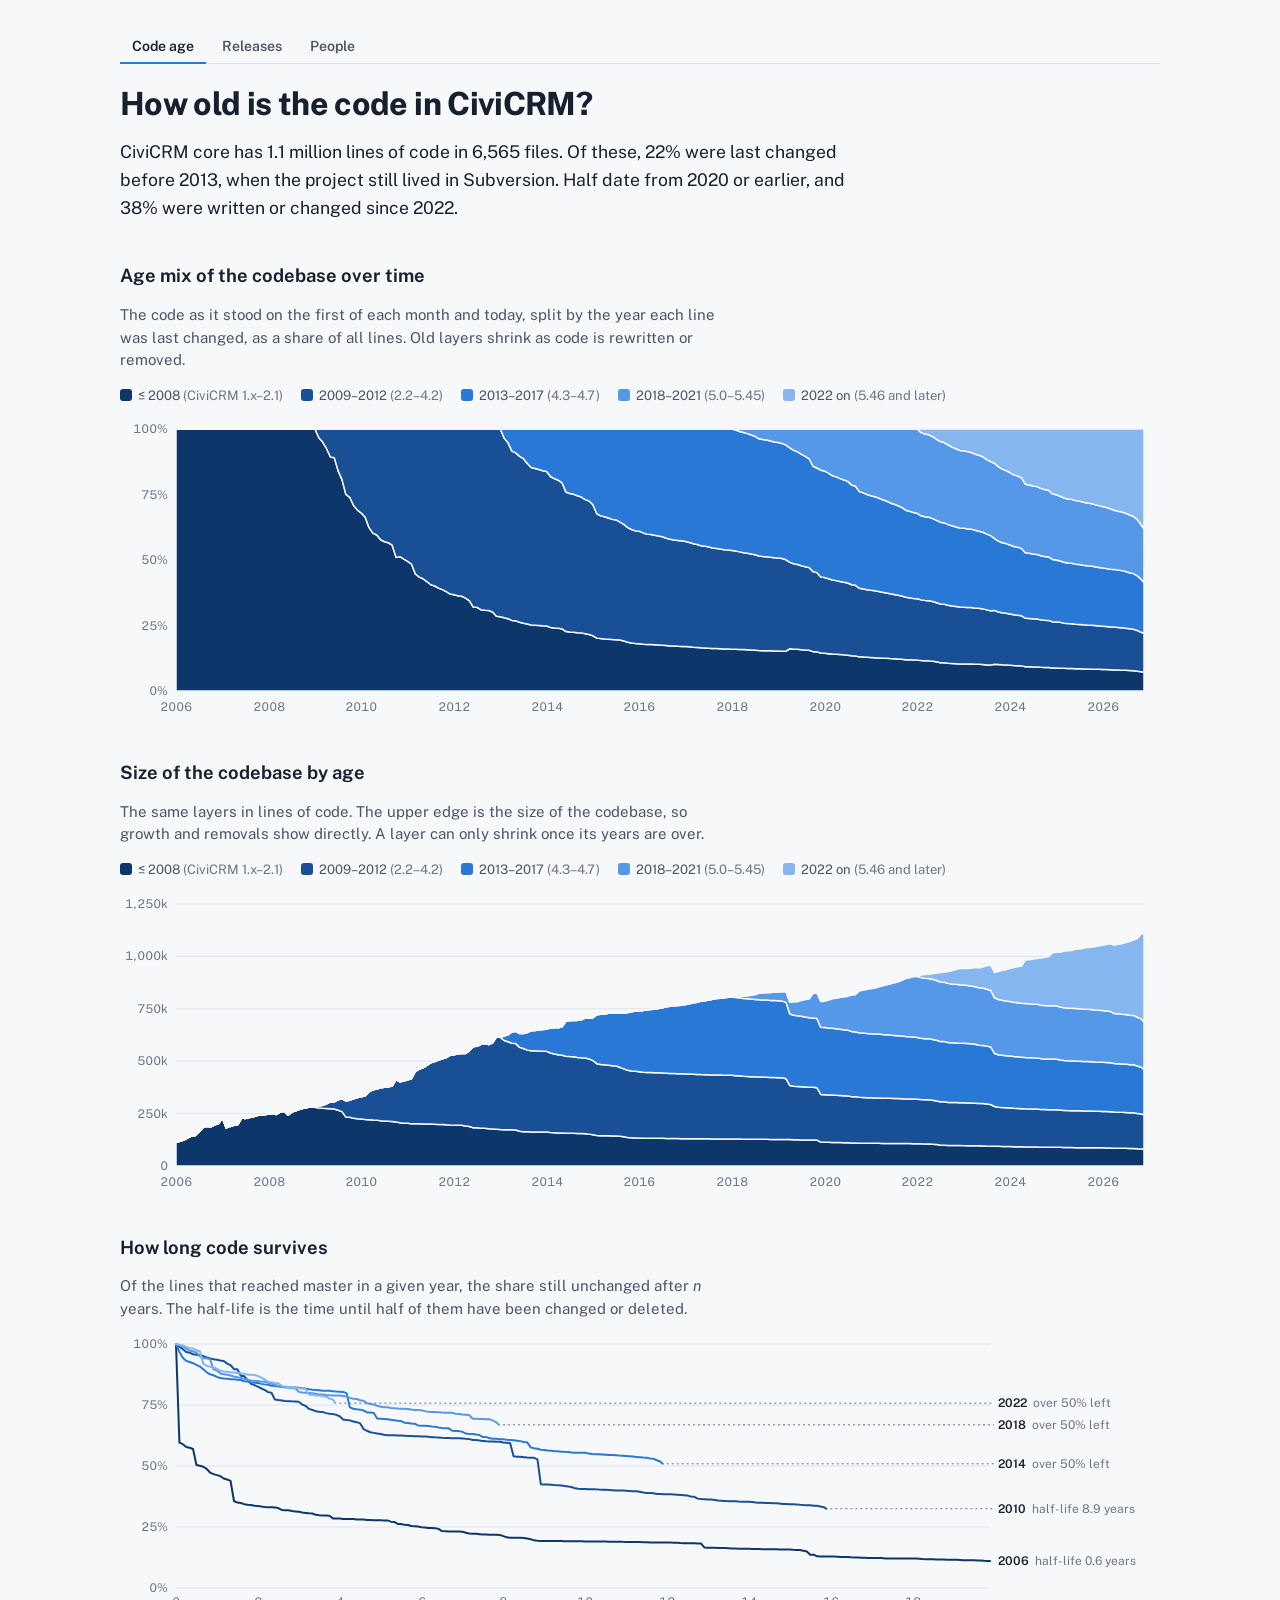
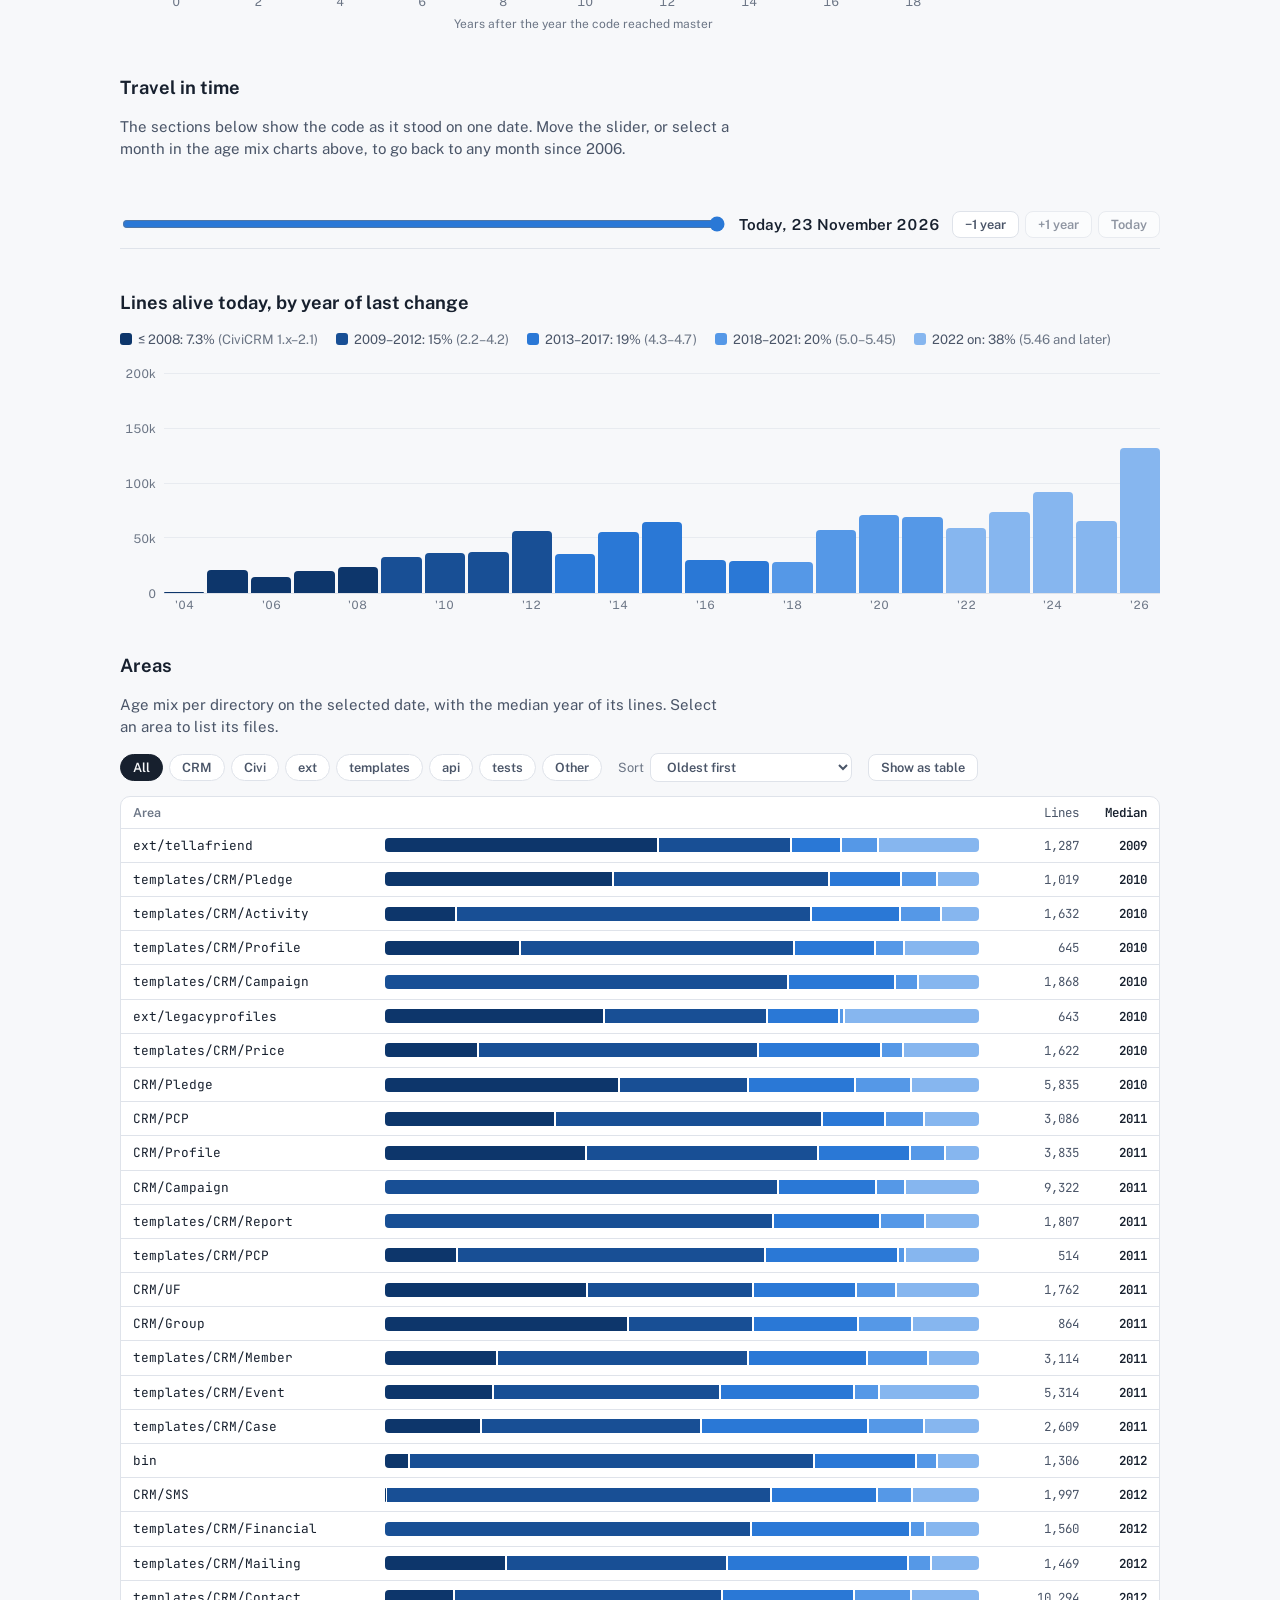
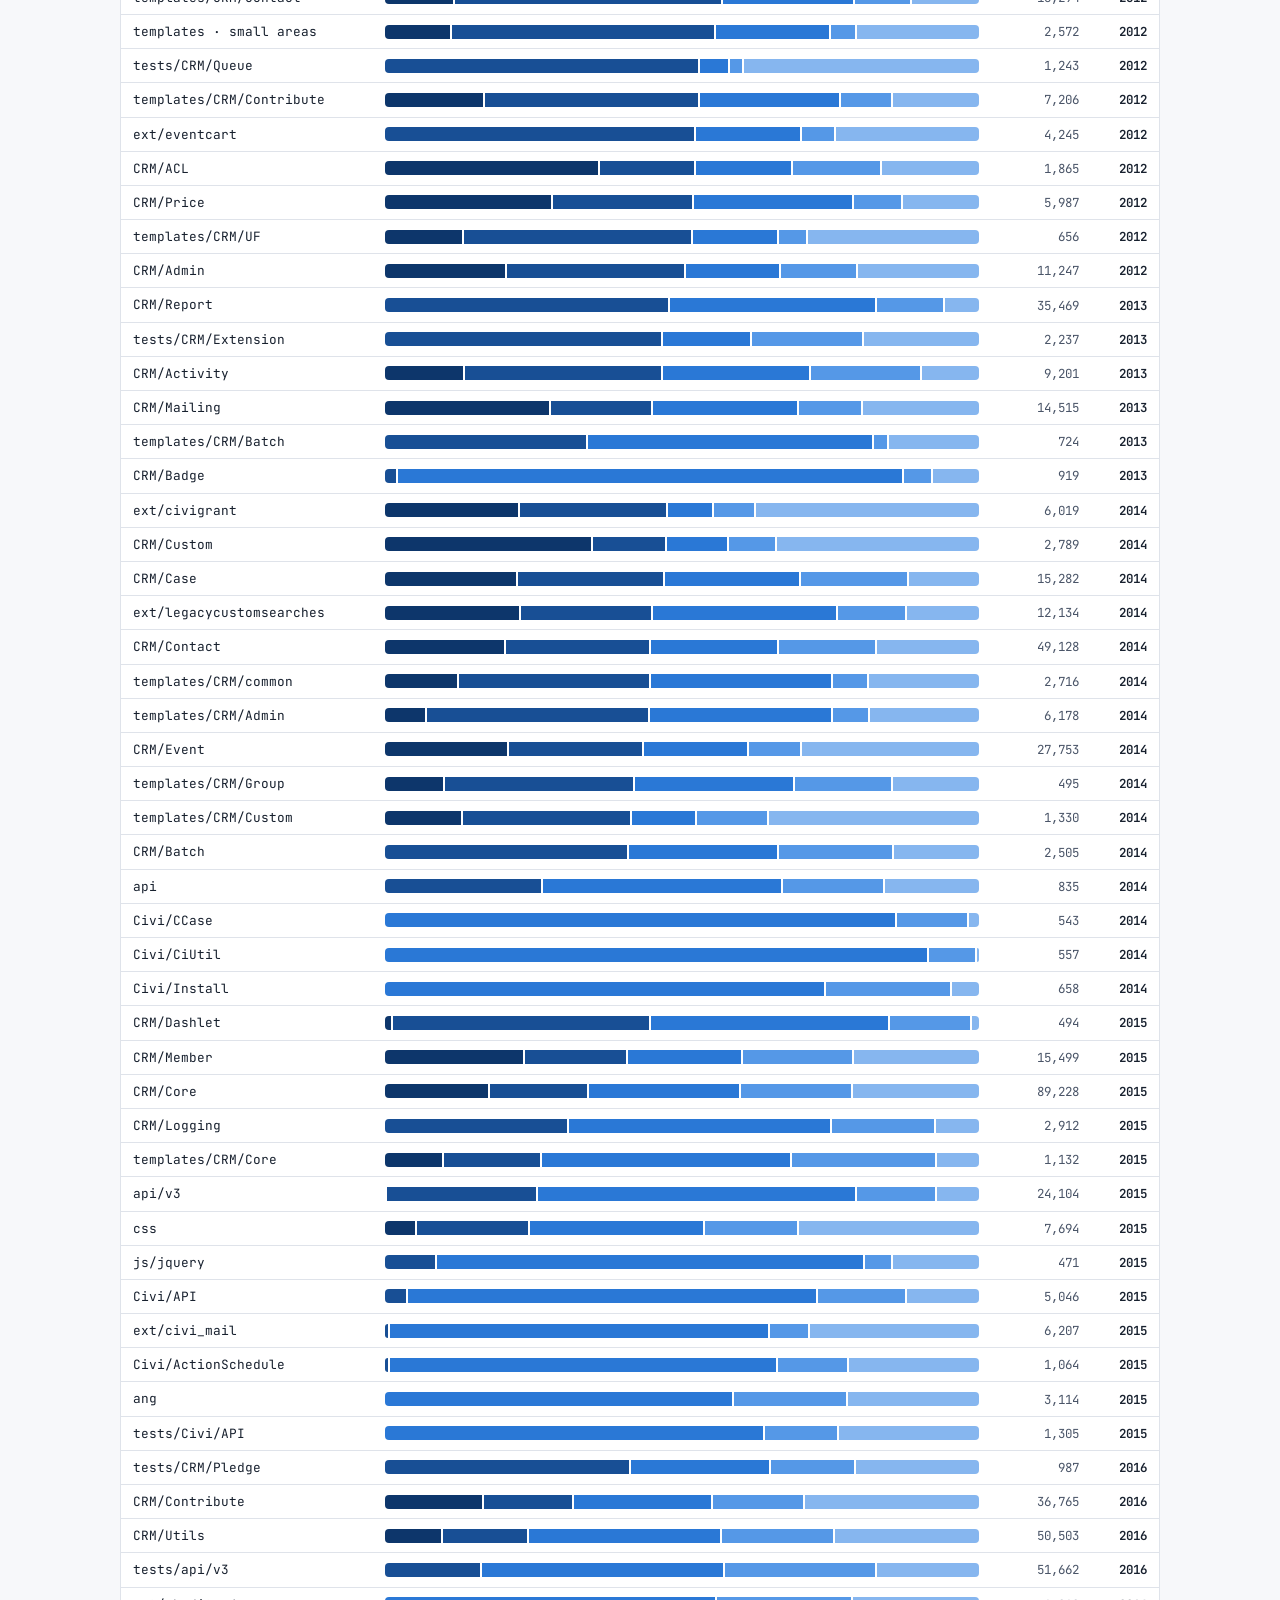
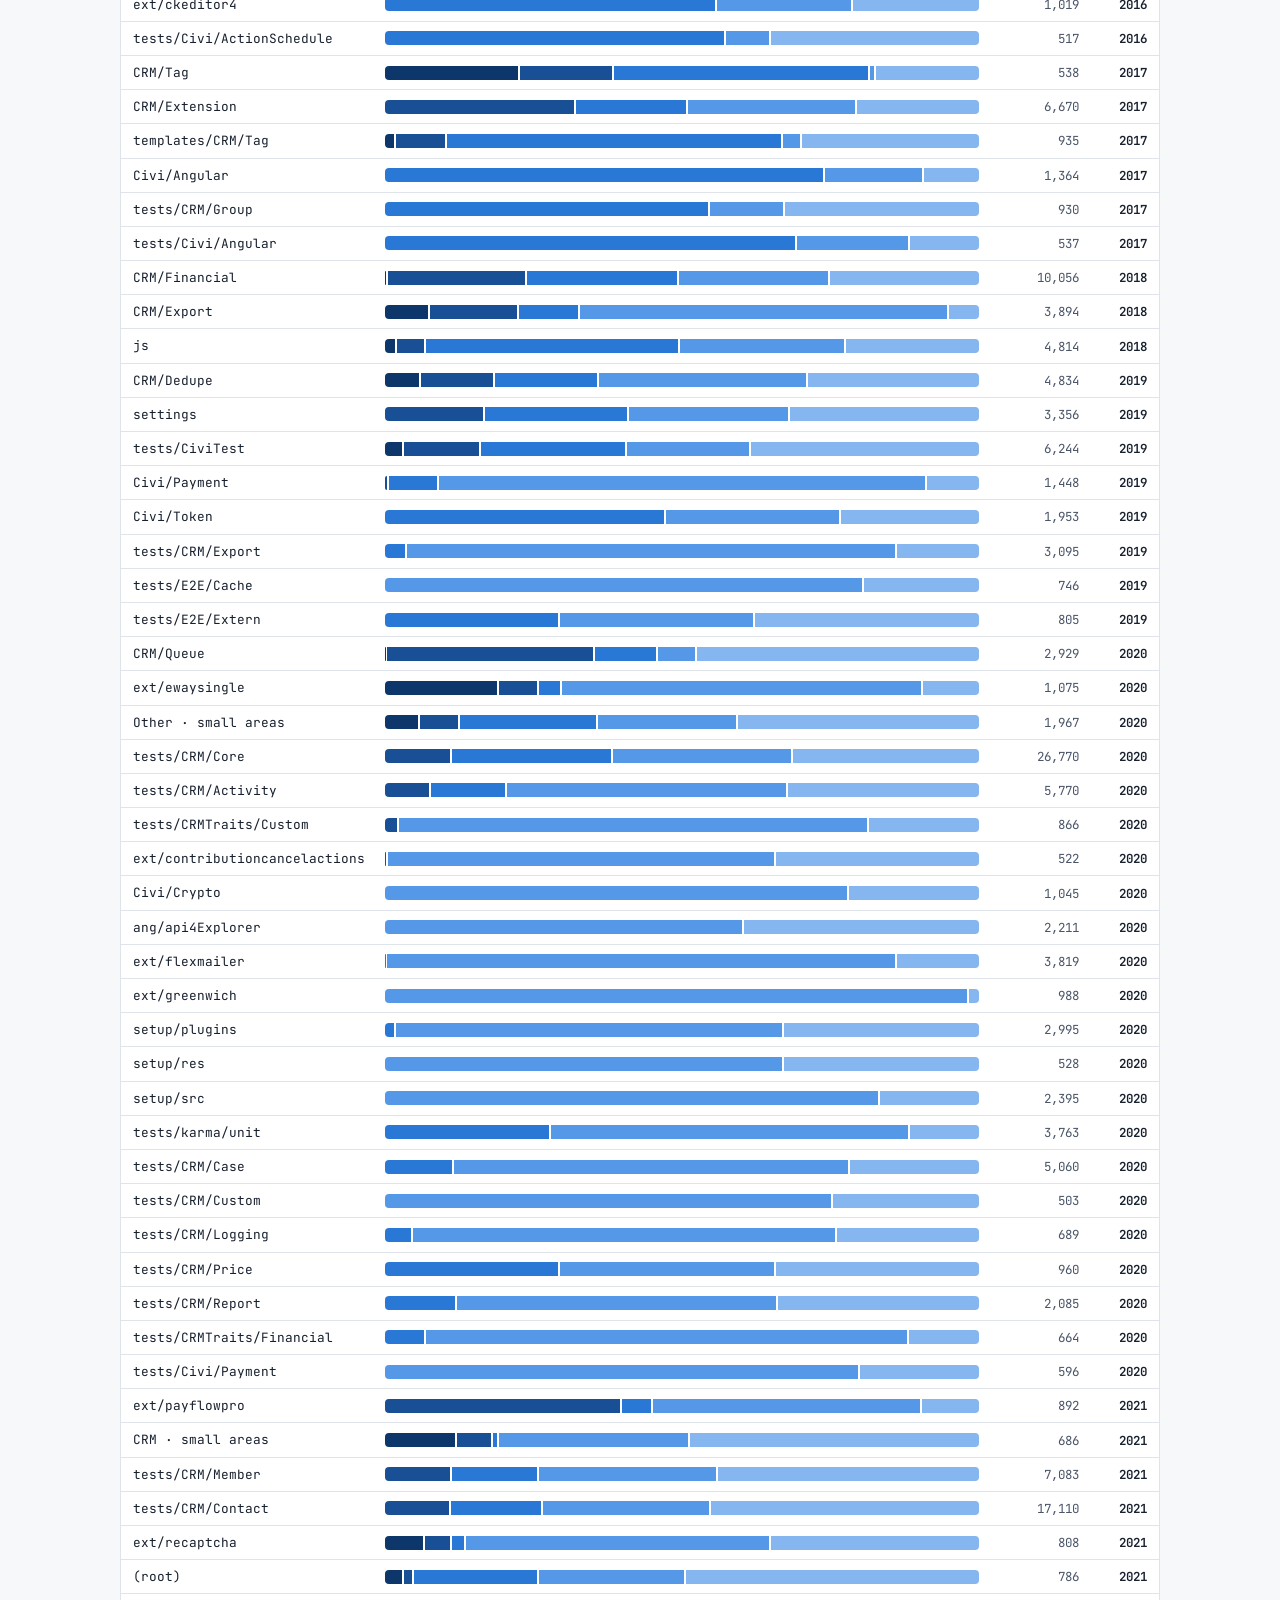
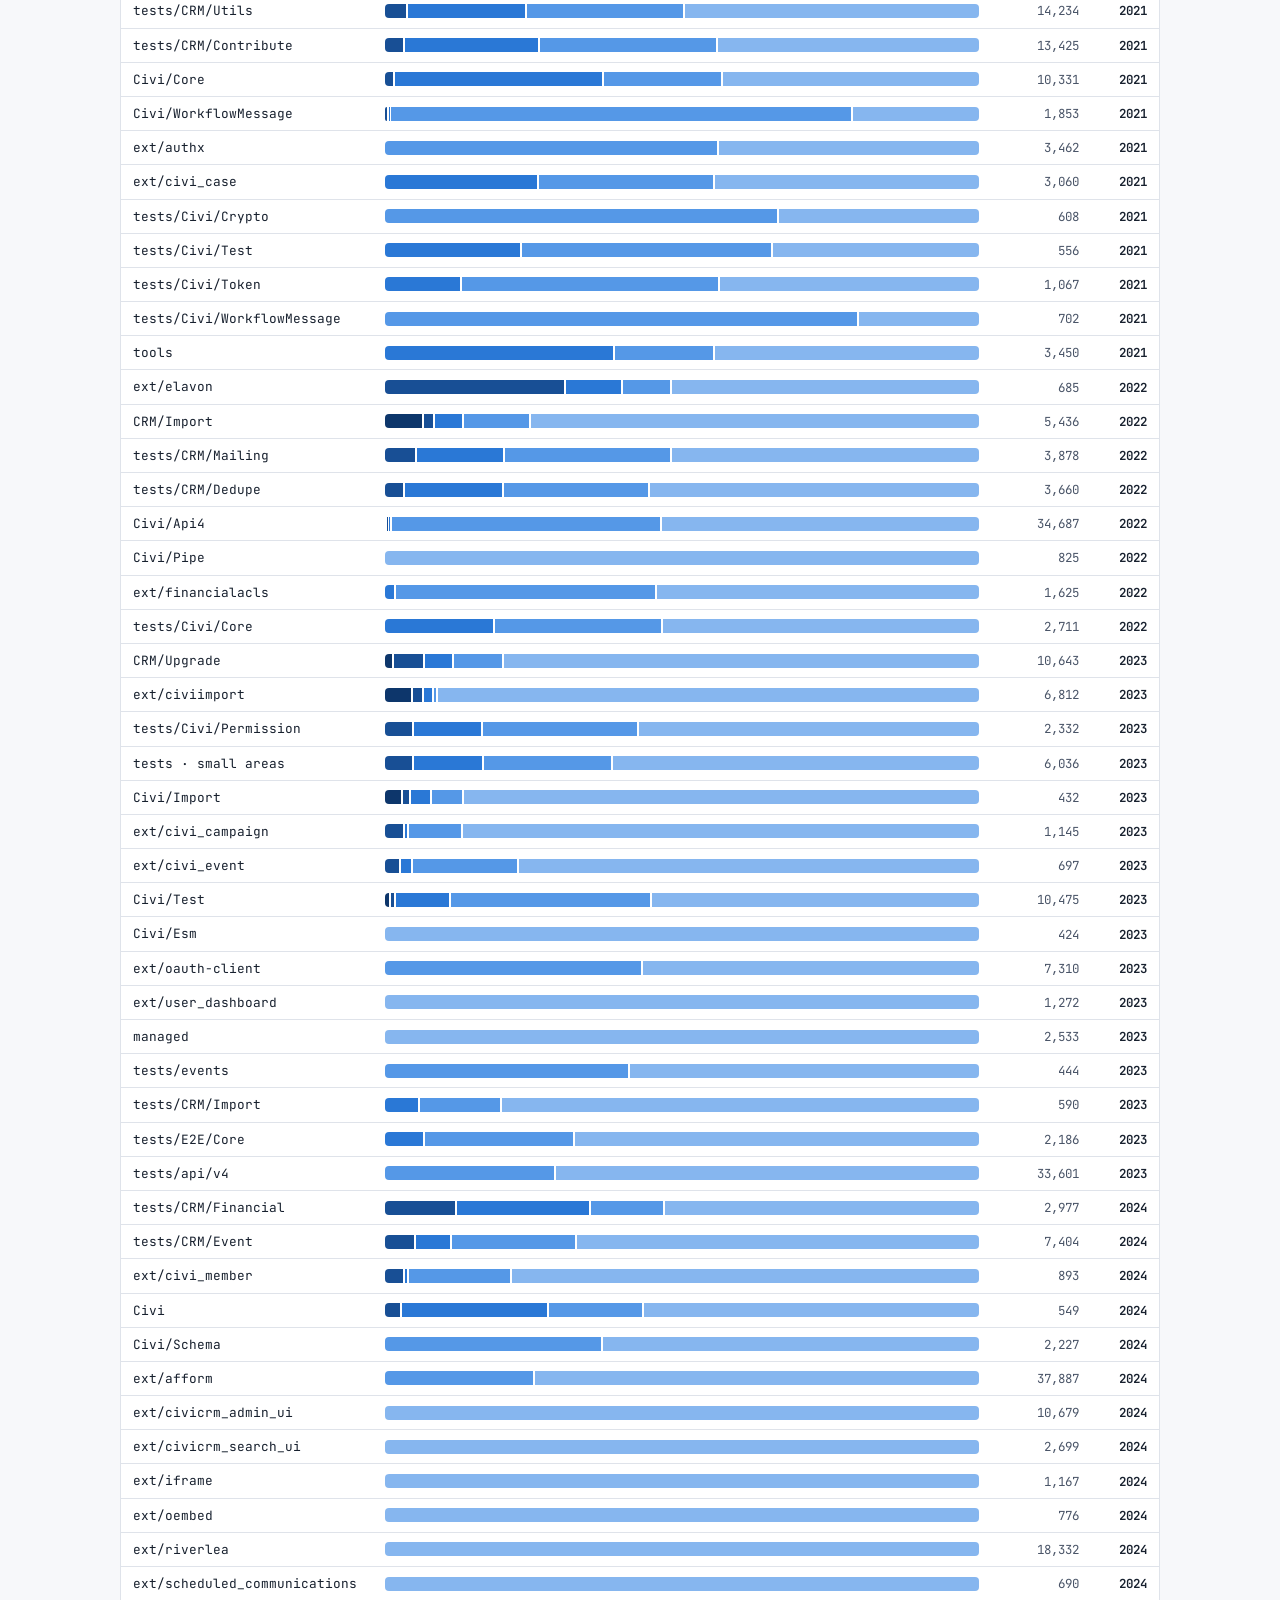
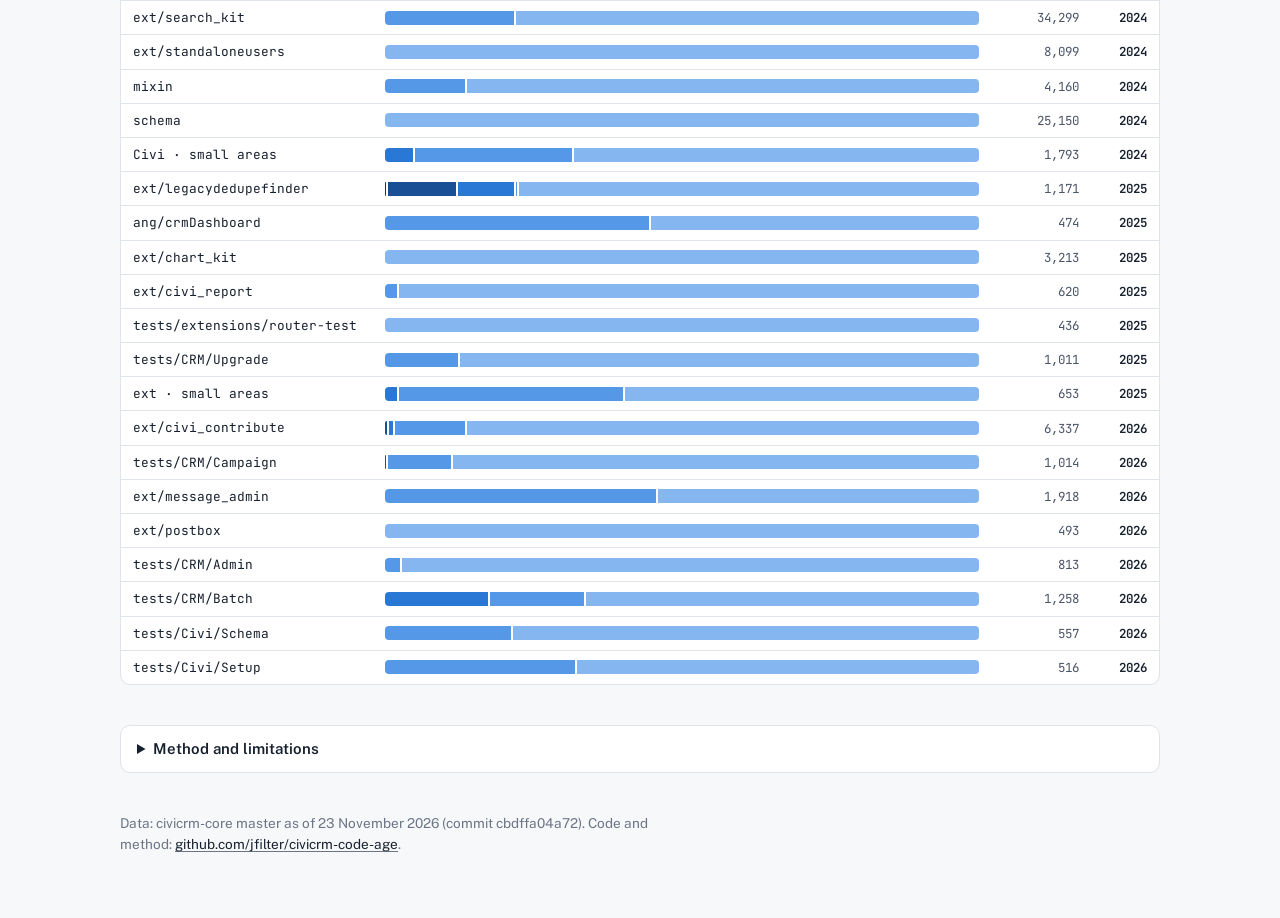
<file: docs/index.html>
<!doctype html>
<html lang="en">
<head>
<meta charset="utf-8">
<meta name="viewport" content="width=device-width, initial-scale=1">
<title>CiviCRM Code Age</title>
<meta name="description" content="How old is the code in CiviCRM core? Every line since 2004, followed month by month: age mix, survival and areas.">
<meta property="og:type" content="website">
<meta property="og:title" content="CiviCRM Code Age">
<meta property="og:description" content="How old is the code in CiviCRM core? Every line since 2004, followed month by month: age mix, survival and areas.">
<meta property="og:url" content="https://jfilter.github.io/civicrm-code-age/">
<meta property="og:image" content="https://jfilter.github.io/civicrm-code-age/og.png">
<meta property="og:image:width" content="1200">
<meta property="og:image:height" content="630">
<meta property="og:image:alt" content="Lines of CiviCRM core code by age band, every month since 2006">
<meta name="twitter:card" content="summary_large_image">
<link rel="preconnect" href="https://fonts.googleapis.com">
<link rel="stylesheet" href="https://fonts.googleapis.com/css2?family=Public+Sans:wght@400;600;750&family=JetBrains+Mono:wght@400;600&display=swap">
<link rel="stylesheet" href="style.css">
</head>
<body>
<main>
  <header>
    <nav class="pages" aria-label="Pages"><a href="./" aria-current="page">Code age</a><a href="releases.html">Releases</a><a href="people.html">People</a></nav>
    <h1>How old is the code in CiviCRM?</h1>
    <p class="lede" id="lede">Each line of CiviCRM core, dated by the year it was last changed.</p>
  </header>

  <section aria-labelledby="h-mix">
    <h2 id="h-mix">Age mix of the codebase over time</h2>
    <p>The code as it stood on the first of each month and today, split by the year each line was last changed, as a share of all lines. Old layers shrink as code is rewritten or removed.</p>
    <div class="legend mix-legend"></div>
    <div class="chart" id="mix-share"></div>
  </section>

  <section aria-labelledby="h-size">
    <h2 id="h-size">Size of the codebase by age</h2>
    <p>The same layers in lines of code. The upper edge is the size of the codebase, so growth and removals show directly. A layer can only shrink once its years are over.</p>
    <div class="legend mix-legend"></div>
    <div class="chart" id="mix-abs"></div>
  </section>

  <section aria-labelledby="h-surv">
    <h2 id="h-surv">How long code survives</h2>
    <p>Of the lines that reached master in a given year, the share still unchanged after <i>n</i> years. The half-life is the time until half of them have been changed or deleted.</p>
    <div class="chart" id="surv"></div>
  </section>

  <section aria-labelledby="h-time">
    <h2 id="h-time">Travel in time</h2>
    <p>The sections below show the code as it stood on one date. Move the slider, or select a month in the age mix charts above, to go back to any month since 2006.</p>
  </section>

  <div class="when">
  <div class="timebar" role="group" aria-label="Date of the code below">
    <input type="range" id="t" min="0" max="0" value="0" disabled aria-label="Date">
    <output id="t-out" for="t">Today</output>
    <span class="btns">
      <button class="toggle" id="t-prev" disabled>−1 year</button>
      <button class="toggle" id="t-next" disabled>+1 year</button>
      <button class="toggle" id="t-today" disabled>Today</button>
    </span>
  </div>

  <section aria-labelledby="h-cohort">
    <h2 id="h-cohort">Lines alive today, by year of last change</h2>
    <div class="legend" id="legend"></div>
    <div class="cols-wrap"><div class="cols" id="cols"></div></div>
  </section>

  <section aria-labelledby="h-areas">
    <h2 id="h-areas">Areas</h2>
    <p>Age mix per directory on the selected date, with the median year of its lines. Select an area to list its files.</p>
    <div class="controls">
      <div class="chips" id="chips" role="group" aria-label="Area group"></div>
      <label class="ctl" for="sort">Sort
        <select id="sort">
          <option value="med">Oldest first</option>
          <option value="old">Largest share before 2013</option>
          <option value="n">Most lines</option>
          <option value="name">Name</option>
        </select>
      </label>
      <button class="toggle" id="view" aria-pressed="false">Show as table</button>
    </div>
    <div id="areas"></div>
  </section>
  </div>

  <details>
    <summary>Method and limitations</summary>
    <ul id="method"></ul>
  </details>
  <p class="foot" id="foot"></p>
</main>
<div id="tip" hidden></div>

<script src="common.js"></script>
<script>
const SURV_COHORTS=[2006,2010,2014,2018,2022];
let STATE={group:'All',sort:'med',table:false,open:new Set()};

fetch('data.json').then(r=>r.json()).then(D=>{
  Y0=D.meta.y0;BINS[BINS.length-1].to=D.meta.y1;const NY=D.meta.y1-Y0+1;
  const totals=entries=>{const t=Array(NY).fill(0);for(const [,ys] of entries)ys.forEach((v,i)=>t[i]+=v);return t};
  const all=totals(D.files),total=sum(all),allBins=binsOf(all);

  // intro and footer
  const asOf=new Date(D.meta.head[1]+'T00:00:00Z').toLocaleDateString('en-GB',{day:'numeric',month:'long',year:'numeric',timeZone:'UTC'});
  $('#lede').textContent=`CiviCRM core has ${(total/1e6).toLocaleString('en-US',{maximumFractionDigits:1})} million lines of code in ${fmt(D.files.length)} files. Of these, ${pct(allBins[0]+allBins[1],total)} were last changed before 2013, when the project still lived in Subversion. Half date from ${median(all)} or earlier, and ${pct(allBins[4],total)} were written or changed since 2022.`;
  $('#foot').innerHTML=`Data: civicrm-core ${D.meta.ref} as of ${asOf} (commit ${D.meta.head[0]}). Code and method: <a href="https://github.com/jfilter/civicrm-code-age">github.com/jfilter/civicrm-code-age</a>.`;
  const legend=vals=>BINS.map((b,i)=>`<span>${swatch(i)}${b.lab}${vals&&vals[i]?': '+pct(vals[i],sum(vals)):''} <span class="q">(${b.note})</span></span>`).join('');
  document.querySelectorAll('.mix-legend').forEach(l=>l.innerHTML=legend());

  // ---- age mix over time: snapshots plus today
  const snaps=D.snapshots.map(s=>({label:s.date.slice(0,4),date:s.date,ys:s.ys})).concat([{label:'today',date:D.meta.head[1],ys:all}]);
  const dec=d=>{const [y,m,dd]=d.split('-').map(Number);return y+(m-1)/12+(dd-1)/365};
  for(const s of snaps){s.x=dec(s.date);s.bins=binsOf(s.ys);s.n=sum(s.ys)}
  function drawMix(host,share){
    host.innerHTML='';
    const W=Math.max(300,host.clientWidth),narrow=W<600,H=narrow?220:300,L=narrow?40:56,R=16,T=10,B=28;
    const svg=el('svg',{viewBox:`0 0 ${W} ${H}`,role:'img','aria-label':`Stacked area chart of code ${share?'share':'lines'} by age band at each monthly snapshot`},host);
    const x0=snaps[0].x,x1=snaps[snaps.length-1].x,X=x=>L+(x-x0)/(x1-x0)*(W-L-R);
    const maxN=Math.max(...snaps.map(s=>s.n)),top=share?1:Math.ceil(maxN/niceStep(maxN,5))*niceStep(maxN,5);
    const Y=v=>H-B-v/top*(H-B-T);
    const step=share?.25:niceStep(maxN,5);
    for(let v=0;v<=top+1e-9;v+=step){el('line',{x1:L,x2:W-R,y1:Y(v),y2:Y(v),class:'grid'},svg);
      el('text',{x:L-8,y:Y(v)+4,'text-anchor':'end'},svg).textContent=share?Math.round(v*100)+'%':(v?fmt(v/1000)+'k':'0')}
    for(let y=Math.ceil(x0);y<=Math.floor(x1);y+=narrow?5:2)el('text',{x:X(y),y:H-8,'text-anchor':'middle'},svg).textContent=y;
    const base=snaps.map(()=>0);
    BINS.forEach((b,i)=>{
      const lo=base.slice(),hi=snaps.map((s,j)=>base[j]+(share?s.bins[i]/s.n:s.bins[i]));
      const d='M'+snaps.map((s,j)=>`${X(s.x)},${Y(hi[j])}`).join('L')+'L'+snaps.map((s,j)=>`${X(s.x)},${Y(lo[j])}`).reverse().join('L')+'Z';
      el('path',{d,fill:`var(${b.c})`,stroke:'var(--bg)','stroke-width':1.5,'stroke-linejoin':'round'},svg);
      hi.forEach((v,j)=>base[j]=v)});
    const sel=el('line',{y1:T,y2:H-B,class:'sel'},svg),mark=()=>{sel.setAttribute('x1',X(snaps[TI].x));sel.setAttribute('x2',X(snaps[TI].x));sel.setAttribute('visibility',TI===snaps.length-1?'hidden':'visible')};
    selMarks.push(mark);mark();
    const cross=el('line',{y1:T,y2:H-B,class:'cross',visibility:'hidden'},svg);
    snaps.forEach((s,j)=>{
      const a=j?(X(snaps[j-1].x)+X(s.x))/2:L,b=j<snaps.length-1?(X(s.x)+X(snaps[j+1].x))/2:W-R;
      const hit=el('rect',{x:a,y:T,width:b-a,height:H-B-T,class:'hit','aria-label':`${s.date}: ${fmt(s.n)} lines`},svg);
      if(s.label==='today'||s.date.slice(5,7)==='01')hit.setAttribute('tabindex',0); // one tab stop per year
      hit.addEventListener('click',()=>setTime(j));
      hit.addEventListener('keydown',e=>{if(e.key==='Enter'||e.key===' '){e.preventDefault();setTime(j)}});
      const show=(cx,cy)=>{cross.setAttribute('x1',X(s.x));cross.setAttribute('x2',X(s.x));cross.setAttribute('visibility','visible');
        showTip(`<b>${s.label==='today'?'Today, '+s.date:s.date}</b><div class="hint">Click to see this date below</div><div class="r"><span>All lines</span><span>${fmt(s.n)}</span></div>`+
          BINS.map((b,i)=>({b,i})).reverse().filter(({i})=>s.bins[i]).map(({b,i})=>`<div class="r"><span>${swatch(i)}${b.lab}</span><span>${fmt(s.bins[i])} · ${pct(s.bins[i],s.n)}</span></div>`).join(''),cx,cy)};
      hit.addEventListener('pointermove',e=>show(e.clientX,e.clientY));
      hit.addEventListener('focus',()=>{const r=hit.getBoundingClientRect();show(r.left+r.width/2,r.top+40);say(tip.innerText)});
      const hide=()=>{cross.setAttribute('visibility','hidden');tip.hidden=true};
      hit.addEventListener('pointerleave',hide);hit.addEventListener('blur',hide)});
  }
  const selMarks=[],drawMixes=()=>{selMarks.length=0;drawMix($('#mix-share'),true);drawMix($('#mix-abs'),false)};

  // ---- survival: per cohort of lines that reached master in a year, share left relative to the next January
  const curves=SURV_COHORTS.map(c=>{
    const i0=snaps.findIndex(s=>s.x>=c+1);if(i0<0)return null;
    const n0=snaps[i0].ys[c-Y0];if(!n0)return null;
    const pts=snaps.slice(i0).map(s=>({t:s.x-(c+1),v:s.ys[c-Y0]/n0,n:s.ys[c-Y0],date:s.date}));
    let half=null;for(let k=1;k<pts.length;k++)if(pts[k].v<.5){const a=pts[k-1],b=pts[k];half=a.t+(a.v-.5)/(a.v-b.v)*(b.t-a.t);break}
    return {c,n0,pts,half,bin:BINS.findIndex(b=>c>=b.from&&c<=b.to)}}).filter(Boolean);
  function drawSurv(){
    const host=$('#surv');host.innerHTML='';
    const W=Math.max(300,host.clientWidth),narrow=W<600,H=narrow?240:300,L=narrow?40:56,R=narrow?92:170,T=10,B=46,tMax=Math.max(...curves.flatMap(c=>c.pts.map(p=>p.t)));
    const svg=el('svg',{viewBox:`0 0 ${W} ${H}`,role:'img','aria-label':'Line chart of the share of each cohort still unchanged over the years'},host);
    const X=t=>L+t/tMax*(W-L-R),Y=v=>H-B-v*(H-B-T);
    for(let v=0;v<=1;v+=.25){el('line',{x1:L,x2:W-R,y1:Y(v),y2:Y(v),class:'grid'},svg);el('text',{x:L-8,y:Y(v)+4,'text-anchor':'end'},svg).textContent=v*100+'%'}
    for(let t=0;t<=tMax;t+=narrow?5:2)el('text',{x:X(t),y:H-B+18,'text-anchor':'middle'},svg).textContent=t;
    el('text',{x:(L+W-R)/2,y:H-6,'text-anchor':'middle'},svg).textContent='Years after the year the code reached master';
    const ends=[],paths=[];
    for(const c of curves){
      paths.push(el('path',{d:'M'+c.pts.map(p=>`${X(p.t)},${Y(p.v)}`).join('L'),fill:'none',stroke:`var(${BINS[c.bin].c})`,'stroke-width':2,'stroke-linejoin':'round','stroke-linecap':'round'},svg));
      const last=c.pts[c.pts.length-1];ends.push({c,y:Y(last.v),x:X(last.t)});
    }
    // hover: a crosshair at n years with one marker per cohort; the cohort nearest the pointer is highlighted
    const cross=el('line',{y1:T,y2:H-B,class:'cross',visibility:'hidden'},svg);
    const marks=curves.map(c=>el('circle',{r:4,fill:`var(${BINS[c.bin].c})`,stroke:'var(--bg)','stroke-width':1.5,visibility:'hidden'},svg));
    const hit=el('rect',{x:L,y:T,width:W-L-R,height:H-B-T,class:'hit',tabindex:0,'aria-label':'Survival by cohort. Left and right arrows move one year, up and down change the cohort.'},svg);
    const nearest=(c,t)=>{const last=c.pts[c.pts.length-1];if(t>last.t+1/24)return null;
      return c.pts.reduce((a,p)=>Math.abs(p.t-t)<Math.abs(a.t-t)?p:a)};
    let at=null,active=null;
    const show=(t,y,cx,cy)=>{
      const ps=curves.map(c=>nearest(c,t));if(!ps.some(Boolean))return hide();
      if(y!=null)active=ps.reduce((a,p,i)=>p&&(a<0||Math.abs(Y(p.v)-y)<Math.abs(Y(ps[a].v)-y))?i:a,-1);
      if(active==null||!ps[active])active=ps.findIndex(Boolean);
      at=ps[active].t;cross.setAttribute('x1',X(at));cross.setAttribute('x2',X(at));cross.setAttribute('visibility','visible');
      curves.forEach((c,i)=>{const p=ps[i];paths[i].setAttribute('stroke-width',i===active?3.5:2);paths[i].setAttribute('opacity',i===active?1:.35);
        marks[i].setAttribute('visibility',p?'visible':'hidden');if(p){marks[i].setAttribute('cx',X(p.t));marks[i].setAttribute('cy',Y(p.v));marks[i].setAttribute('r',i===active?5.5:4)}});
      const yrs=Math.floor(at+1e-6),mo=Math.round((at-yrs)*12);
      showTip(`<b>${yrs} year${yrs===1?'':'s'}${mo?` ${mo} month${mo===1?'':'s'}`:''} later</b>`+
        curves.map((c,i)=>({c,i,p:ps[i]})).filter(r=>r.p).reverse().map(({c,i,p})=>`<div class="r"${i===active?' style="font-weight:700"':''}><span>${swatch(c.bin)}${c.c}</span><span>${pct(p.v,1)} left · ${fmt(p.n)} lines</span></div>`).join(''),cx,cy)};
    const hide=()=>{cross.setAttribute('visibility','hidden');marks.forEach(m=>m.setAttribute('visibility','hidden'));
      paths.forEach(p=>{p.setAttribute('stroke-width',2);p.setAttribute('opacity',1)});tip.hidden=true};
    const toSvg=e=>{const r=svg.getBoundingClientRect(),k=W/r.width;return [(e.clientX-r.left)*k,(e.clientY-r.top)*k]};
    hit.addEventListener('pointermove',e=>{const [x,y]=toSvg(e);show((x-L)/(W-L-R)*tMax,y,e.clientX,e.clientY)});
    hit.addEventListener('pointerleave',hide);hit.addEventListener('blur',hide);
    const key=()=>{const r=hit.getBoundingClientRect();show(at,null,r.left+(X(at)-L)/(W-L-R)*r.width,r.top+20);say(tip.innerText)};
    hit.addEventListener('focus',()=>{at??=0;key()});
    hit.addEventListener('keydown',e=>{
      const d={ArrowRight:1,ArrowLeft:-1}[e.key],v={ArrowUp:-1,ArrowDown:1}[e.key];if(!d&&!v)return;e.preventDefault();
      if(d)at=Math.max(0,Math.min(tMax,Math.round(at+d)));
      if(v)active=(active+v+curves.length)%curves.length;key()});
    // direct labels at line ends, nudged apart vertically
    ends.sort((a,b)=>a.y-b.y);for(let k=1;k<ends.length;k++)if(ends[k].y-ends[k-1].y<15)ends[k].y=ends[k-1].y+15;
    for(const e of ends){const lx=W-R+8;if(lx-e.x>12)el('line',{x1:e.x+4,x2:lx-4,y1:Y(e.c.pts[e.c.pts.length-1].v),y2:e.y,stroke:'var(--muted)','stroke-width':1,'stroke-dasharray':'2 3'},svg);
      const t=el('text',{x:lx,y:e.y+4,class:'lab'},svg);t.textContent=`${e.c.c}`;
      const s=el('tspan',{dx:6},t);s.textContent=e.c.half!=null?`${narrow?'':'half-life '}${e.c.half.toFixed(1)} ${narrow?'y':'years'}`:narrow?'> 50%':'over 50% left';s.setAttribute('style','font-weight:400;fill:var(--muted)')}
  }
  drawSurv();
  let lastW=0;new ResizeObserver(([e])=>{const w=Math.round(e.contentRect.width);if(w!==lastW){lastW=w;drawMixes();drawSurv()}}).observe($('#mix-share'));

  // ---- cohort columns on the selected date; one scale for all dates so they compare
  const max=Math.max(...snaps.flatMap(s=>s.ys)),cstep=niceStep(max,4),top=Math.ceil(max/cstep)*cstep;
  let ya='',g='';for(let v=0;v<=top;v+=cstep){ya+=`<span style="bottom:${100*v/top}%">${v?fmt(v/1000)+'k':'0'}</span>`;if(v)g+=`<div class="gl" style="bottom:${100*v/top}%"></div>`}
  const binIdx=yr=>BINS.findIndex(b=>yr>=b.from&&yr<=b.to);
  function drawCohorts(when){
    $('#legend').innerHTML=legend(binsOf(cur));
    $('#cols').innerHTML=`<div class="yaxis" aria-hidden="true">${ya}</div><div class="plot" role="img" aria-label="Column chart: lines alive ${when} by year of last change">${g}`+
      cur.map((v,i)=>`<div class="col" tabindex="0" data-year="${Y0+i}" aria-label="${Y0+i}: ${fmt(v)} lines"><div style="height:${100*v/top}%;background:var(${BINS[binIdx(Y0+i)].c})"></div></div>`).join('')+
      `</div><div class="xaxis" aria-hidden="true">${cur.map((_,i)=>`<span>${(Y0+i)%2===0?"'"+String(Y0+i).slice(2):''}</span>`).join('')}</div>`;
  }

  // ---- areas; small ones fold into one row per group so the list stays scannable
  const MIN=400;
  function buildAreas(entries){
  const areas=new Map(),list=[],small=new Map();
  for(const [p,ys] of entries){
    const a=areaOf(p);if(!areas.has(a))areas.set(a,{name:a,ys:Array(NY).fill(0),files:[]});
    const A=areas.get(a);ys.forEach((v,i)=>A.ys[i]+=v);A.files.push({p,ys});
  }
  for(const A of areas.values()){const n=sum(A.ys);
    if(n>=MIN)list.push(A);else{const g=groupOf(A.name),k=g+' · small areas';
      if(!small.has(k))small.set(k,{name:k,ys:Array(NY).fill(0),files:[],group:g});
      const S=small.get(k);A.ys.forEach((v,i)=>S.ys[i]+=v);S.files.push(...A.files)}}
  list.push(...small.values());
  for(const A of list){A.n=sum(A.ys);A.bins=binsOf(A.ys);A.med=median(A.ys);A.group=A.group||groupOf(A.name);A.old=(A.bins[0]+A.bins[1])/A.n;
    for(const f of A.files){f.n=sum(f.ys);f.bins=binsOf(f.ys);f.med=median(f.ys)}}
  return list;
  }
  const groups=['All','CRM','Civi','ext','templates','api','tests','Other'];
  $('#chips').innerHTML=groups.map(g=>`<button class="chip" data-g="${g}" aria-pressed="${g===STATE.group}">${g}</button>`).join('');
  $('#chips').onclick=e=>{const b=e.target.closest('.chip');if(!b)return;STATE.group=b.dataset.g;document.querySelectorAll('.chip').forEach(c=>c.setAttribute('aria-pressed',c===b));render()};
  $('#sort').onchange=e=>{STATE.sort=e.target.value;render()};
  $('#view').onclick=e=>{STATE.table=!STATE.table;e.target.setAttribute('aria-pressed',STATE.table);e.target.textContent=STATE.table?'Show as bars':'Show as table';render()};
  function sorted(){
    const L=list.filter(A=>STATE.group==='All'||A.group===STATE.group);
    return L.sort({med:(a,b)=>a.med-b.med||b.old-a.old,old:(a,b)=>b.old-a.old,n:(a,b)=>b.n-a.n,name:(a,b)=>a.name.localeCompare(b.name)}[STATE.sort]);
  }
  function render(){
    const L=sorted(),host=$('#areas');
    if(STATE.table){
      host.innerHTML=`<div class="tbl"><table><thead><tr><th>Area</th><th>Lines</th>${BINS.map(b=>`<th>${b.lab}</th>`).join('')}<th>Median</th></tr></thead><tbody>`+
        L.map(A=>`<tr><td>${A.name}</td><td>${fmt(A.n)}</td>${A.bins.map(v=>`<td>${pct(v,A.n)}</td>`).join('')}<td>${A.med}</td></tr>`).join('')+'</tbody></table></div>';
      return;
    }
    host.innerHTML='<div class="rows"><div class="row head" aria-hidden="true"><span>Area</span><span class="bar"></span><span class="n">Lines</span><span class="med">Median</span></div>'+
      L.map(A=>{const open=STATE.open.has(A.name);
        return `<button class="row" aria-expanded="${open}" data-a="${A.name}"><span class="name" title="${A.name}">${A.name}</span>${barHTML(A.bins,A.name)}<span class="n">${fmt(A.n)}</span><span class="med">${A.med}</span></button>`+(open?filesHTML(A):'')}).join('')+'</div>';
  }
  function filesHTML(A){
    const F=[...A.files].filter(f=>f.n).sort((a,b)=>a.med-b.med||b.n-a.n),shown=F.slice(0,60);
    return '<div class="files">'+shown.map(f=>`<div class="row"><span class="name" title="${f.p}">${f.p}</span>${barHTML(f.bins,f.p)}<span class="n">${fmt(f.n)}</span><span class="med">${f.med}</span></div>`).join('')+
      `<div class="note">${F.length>shown.length?`The ${shown.length} oldest of ${fmt(F.length)} files.`:`${fmt(F.length)} files.`}</div></div>`;
  }
  $('#areas').onclick=e=>{const r=e.target.closest('button.row');if(!r)return;const a=r.dataset.a;STATE.open.has(a)?STATE.open.delete(a):STATE.open.add(a);render();
    const again=document.querySelector(`button.row[data-a="${CSS.escape(a)}"]`);again&&again.focus()};

  // ---- time: index into snaps, the last one is today; history.json holds per-file changes per snapshot
  let TI=snaps.length-1,cur=all,list=buildAreas(D.files),H=null;
  const long=d=>new Date(d+'T00:00:00Z').toLocaleDateString('en-GB',{day:'numeric',month:'long',year:'numeric',timeZone:'UTC'});
  function entriesAt(i){
    if(i===snaps.length-1)return D.files;
    const st=new Map();
    for(let k=0;k<=i;k++)for(const [f,ys] of H.deltas[k])ys?st.set(f,ys):st.delete(f);
    return [...st].map(([f,ys])=>[H.paths[f],ys]);
  }
  function setTime(i){
    if(!H&&i!==snaps.length-1)return;
    TI=i;const s=snaps[i],today=i===snaps.length-1,when=today?'today':'on '+long(s.date),entries=entriesAt(i);
    cur=totals(entries);list=buildAreas(entries);
    $('#t').value=i;$('#t').setAttribute('aria-valuetext',today?`Today, ${long(s.date)}`:long(s.date));
    $('#t-out').textContent=today?`Today, ${long(s.date)}`:long(s.date);
    $('#t-prev').disabled=!H||i<12;$('#t-next').disabled=!H||i+12>snaps.length-1;$('#t-today').disabled=!H||today;
    $('#h-cohort').textContent=`Lines alive ${when}, by year of last change`;
    history.replaceState(null,'',today?location.pathname+location.search:'#'+s.date.slice(0,7));
    drawCohorts(when);render();selMarks.forEach(m=>m());
  }
  const move=d=>setTime(Math.max(0,Math.min(snaps.length-1,TI+d)));
  $('#t').max=snaps.length-1;
  $('#t').oninput=e=>setTime(+e.target.value);
  $('#t-prev').onclick=()=>move(-12);$('#t-next').onclick=()=>move(12);$('#t-today').onclick=()=>setTime(snaps.length-1);
  const want=snaps.findIndex(s=>s.label!=='today'&&s.date.slice(0,7)===location.hash.slice(1));
  drawMixes();drawCohorts('today');render();$('#t').value=TI;$('#t-out').textContent=`Today, ${long(snaps[TI].date)}`;
  fetch('history.json').then(r=>r.json()).then(h=>{
    H=h;$('#t').disabled=false;
    setTime(want<0?TI:want);
  }).catch(err=>{$('#t-out').textContent=`History could not be loaded: ${err.message}`});

  // tooltips for bar segments and cohort columns
  const lookup=label=>{for(const A of list){if(A.name===label)return A;const f=A.files.find(f=>f.p===label);if(f)return f}};
  document.addEventListener('pointermove',e=>{
    const seg=e.target.closest('[data-tip]'),col=e.target.closest('.col');
    if(seg){const O=lookup(seg.dataset.label),i=+seg.dataset.tip,b=BINS[i];
      const yrs=[];for(let y=b.from;y<=b.to;y++)if(O.ys[y-Y0])yrs.push(`<div class="r"><span>${y}</span><span>${fmt(O.ys[y-Y0])}</span></div>`);
      showTip(`<b>${seg.dataset.label}</b><div class="r" style="margin-top:4px"><span>${swatch(i)}${b.lab}</span><span>${fmt(O.bins[i])} · ${pct(O.bins[i],O.n)}</span></div>${yrs.join('')}`,e.clientX,e.clientY)}
    else if(col){const yr=+col.dataset.year;showTip(`<b>${yr}</b><div class="r"><span>Lines</span><span>${fmt(cur[yr-Y0])}</span></div><div class="r"><span>Share</span><span>${pct(cur[yr-Y0],sum(cur))}</span></div>`,e.clientX,e.clientY)}
    else if(!e.target.closest('.hit'))tip.hidden=true});
  document.addEventListener('focusin',e=>{const col=e.target.closest('.col');if(!col)return;const r=col.getBoundingClientRect(),yr=+col.dataset.year;
    showTip(`<b>${yr}</b><div class="r"><span>Lines</span><span>${fmt(cur[yr-Y0])}</span></div>`,r.left,r.top-40)});
  document.addEventListener('focusout',e=>{if(e.target.closest('.col'))tip.hidden=true});

  // method
  $('#method').innerHTML=[
    `<span class="mono">git blame -w -C</span> on <span class="mono">${D.meta.ref}</span> for ${fmt(D.files.length)} files (PHP, Smarty, JS/TS, HTML, CSS/SCSS). A line's year is when the change that produced it reached master: the date of the first-parent commit that merged it, so work on branches and in pull requests counts with its merge date, as SVN branches merged with "svn merge" always did. A 2008 line edited by one character in 2023 counts as 2023.`,
    `Lines are followed from snapshot to snapshot, the last commit before the first of every month from ${D.snapshots.length?D.snapshots[0].date.slice(0,7):'–'}; the first snapshot takes its ages from blame. An unchanged line keeps its year. Changes are measured between snapshots, so a change reverted within the same month leaves no trace. A changed or new line keeps an old year only when blame traces it to a line that disappeared in the same month, as in moves, splits, renames and the skipped reformatting commits; a copy of code that is still there counts as new. So a year's code never grows once the year is over.`,
    `civicrm-core's git history starts on 2013-02-28 with "Import from SVN". The older history comes from the archive <span class="mono">civicrm/civicrm-svn</span> (branch master), grafted under the import commit. Its tip differs from the import by 57 lines.`,
    `Excluded: data and generated code (<span class="mono">sql/</span>, message templates in <span class="mono">xml/templates/</span> and their per-version copies in <span class="mono">CRM/Upgrade/</span>, <span class="mono">DAO/</span> directories, civix and schema-structure files, JSON, minified files), in SVN-era snapshots the CMS modules and design mockups that left the repository by 2013 (<span class="mono">drupal/</span>, <span class="mono">joomla/</span>, <span class="mono">WordPress/</span>, <span class="mono">standalone/</span>, <span class="mono">mockups/</span>, and similar), and bundled third-party code: <span class="mono">packages/</span> and <span class="mono">PEAR/</span>, the jscalendar date picker in <span class="mono">js/</span> until 2009 and a SugarCRM serializer in <span class="mono">extern/</span>. Files with third-party licence headers that remain make up about 0.2% of today's lines. <a href="https://github.com/jfilter/civicrm-code-age#excluded-bundled-code">Full list with sizes</a>.`,
    `Code imported from other repositories counts with its import date: APIv4 2019, civicrm-setup 2020, Flexmailer 2020, RiverLea 2022 and the schema conversion to <span class="mono">*.entityType.php</span> 2024. These areas look younger than they are.`,
    `Survival counts a line as gone once it is changed or deleted. A cohort's starting size is its line count on the January 1st after its year, which holds everything that reached master during that year. The 2006 cohort drops sharply in 2007, when the Quest code (about 50,000 changed lines) moved to its own repository.`,
    `Areas below ${fmt(MIN)} lines are folded into one "small areas" row per group.`,
    `${D.meta.ignored.length} mechanical mass commits (reformatting, short array syntax, licence, copyright and version headers, type hints, phpcs) are skipped with <span class="mono">--ignore-revs</span>, so their lines count for the commit before:<ul>`+[...D.meta.ignored].sort((a,b)=>a[1].localeCompare(b[1])).map(([h,d,s])=>`<li><span class="mono">${h}</span> ${d} ${s.replace(/</g,'&lt;')}</li>`).join('')+'</ul>'
  ].map(t=>`<li>${t}</li>`).join('');
}).catch(err=>{$('#areas').innerHTML=`<p>The data could not be loaded: ${err.message}</p>`});
</script>
</body>
</html>
</file>
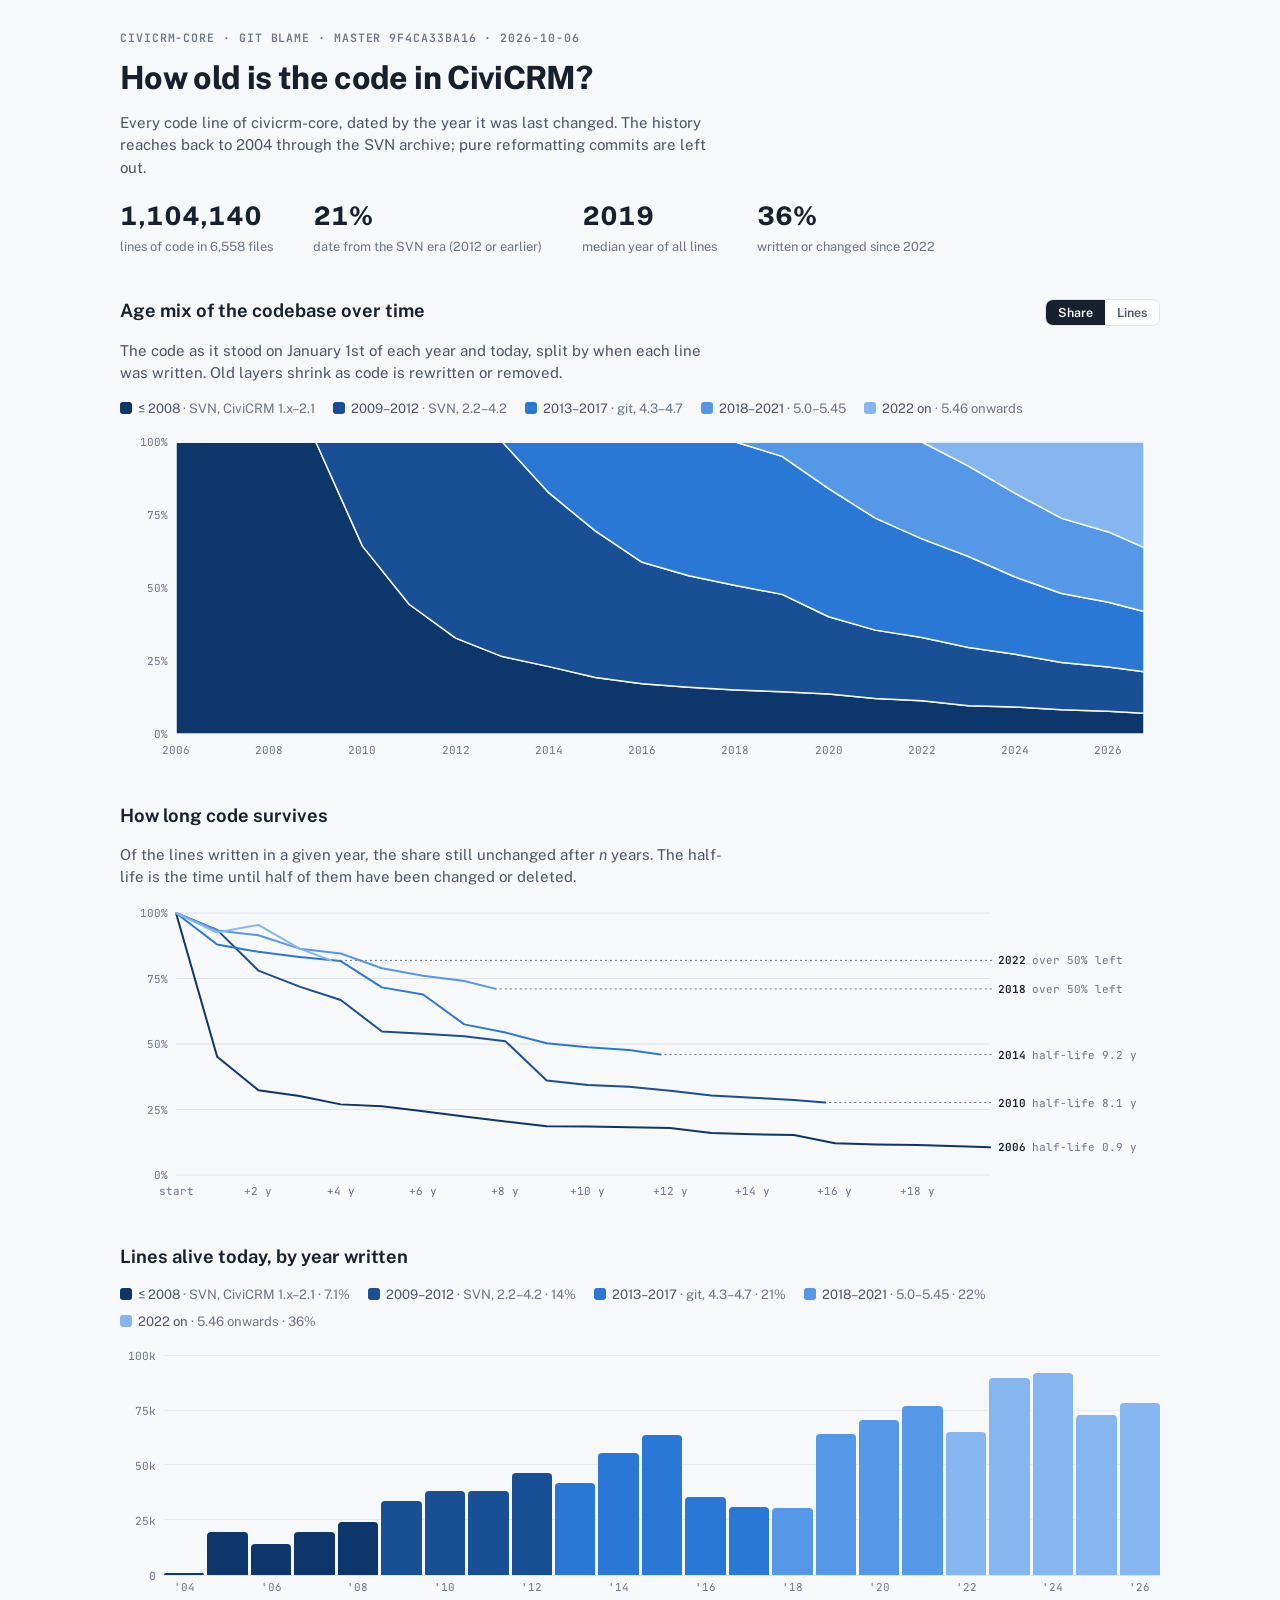
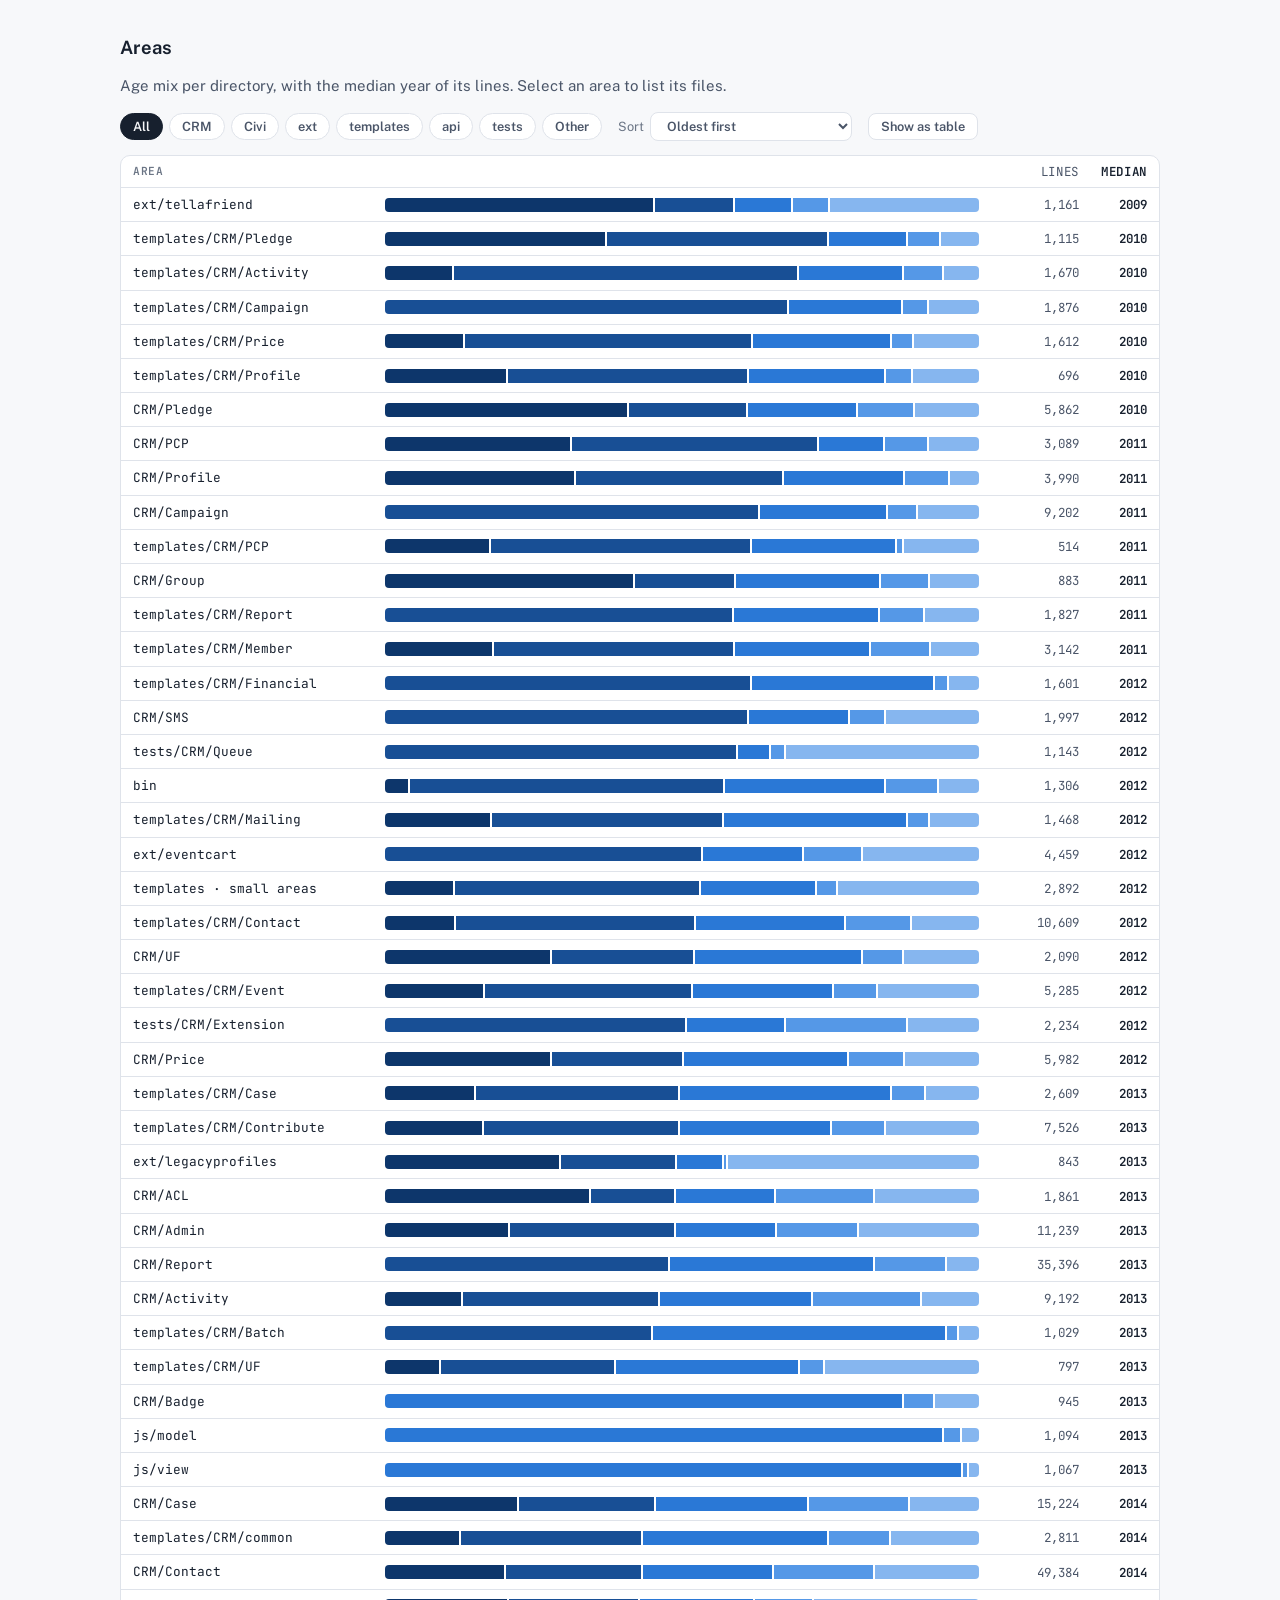
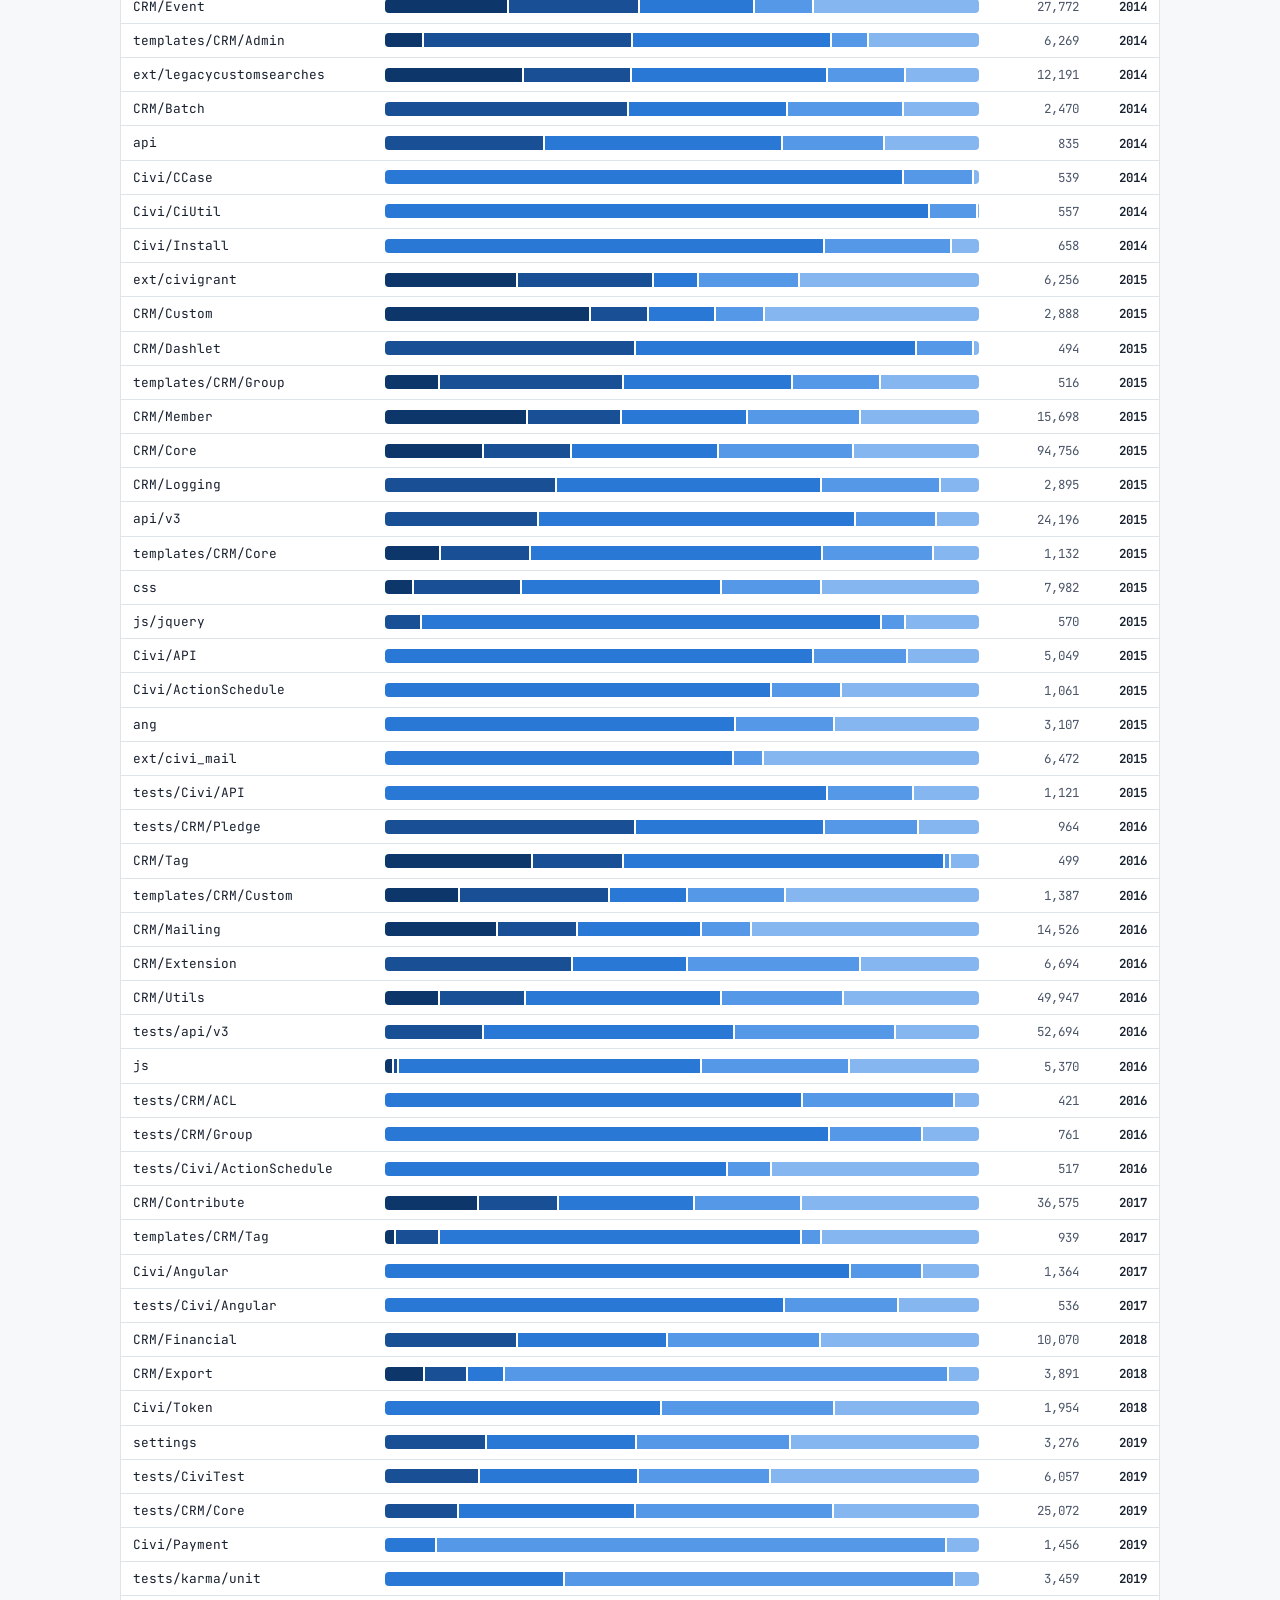
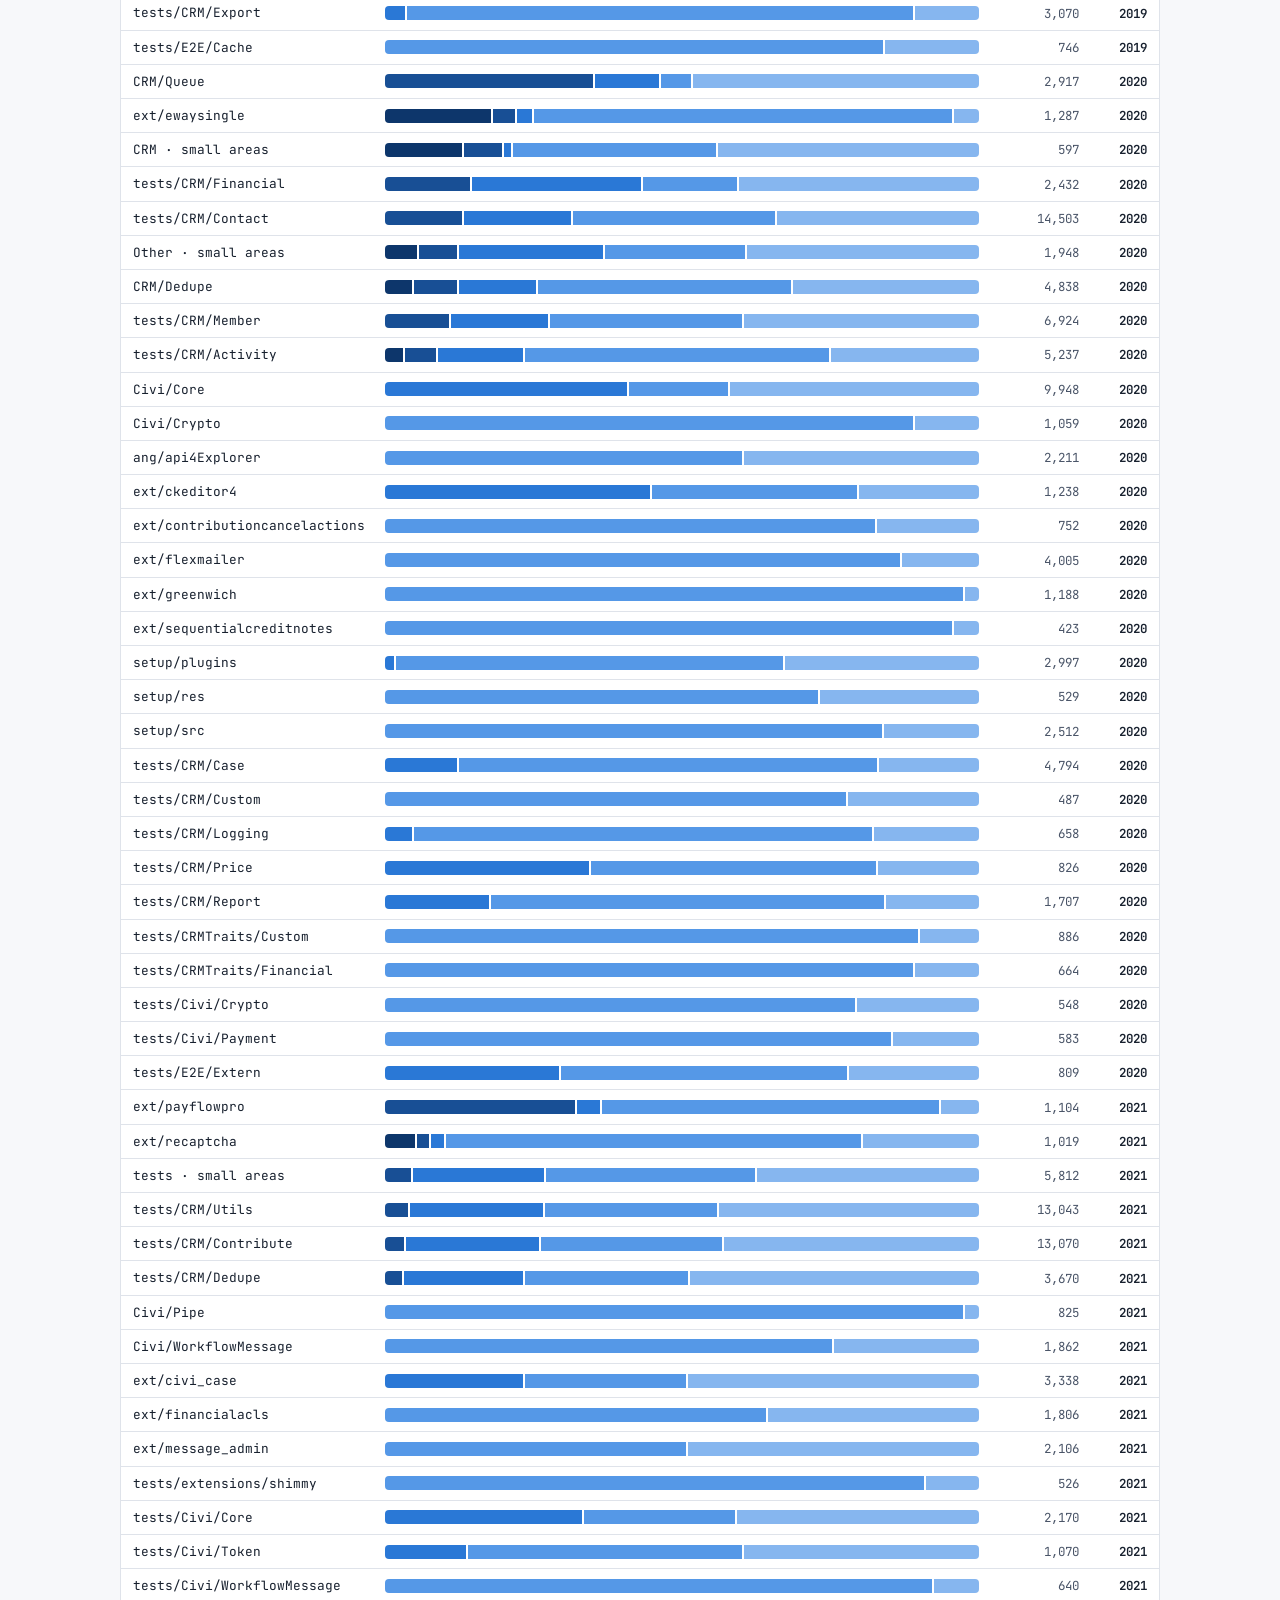
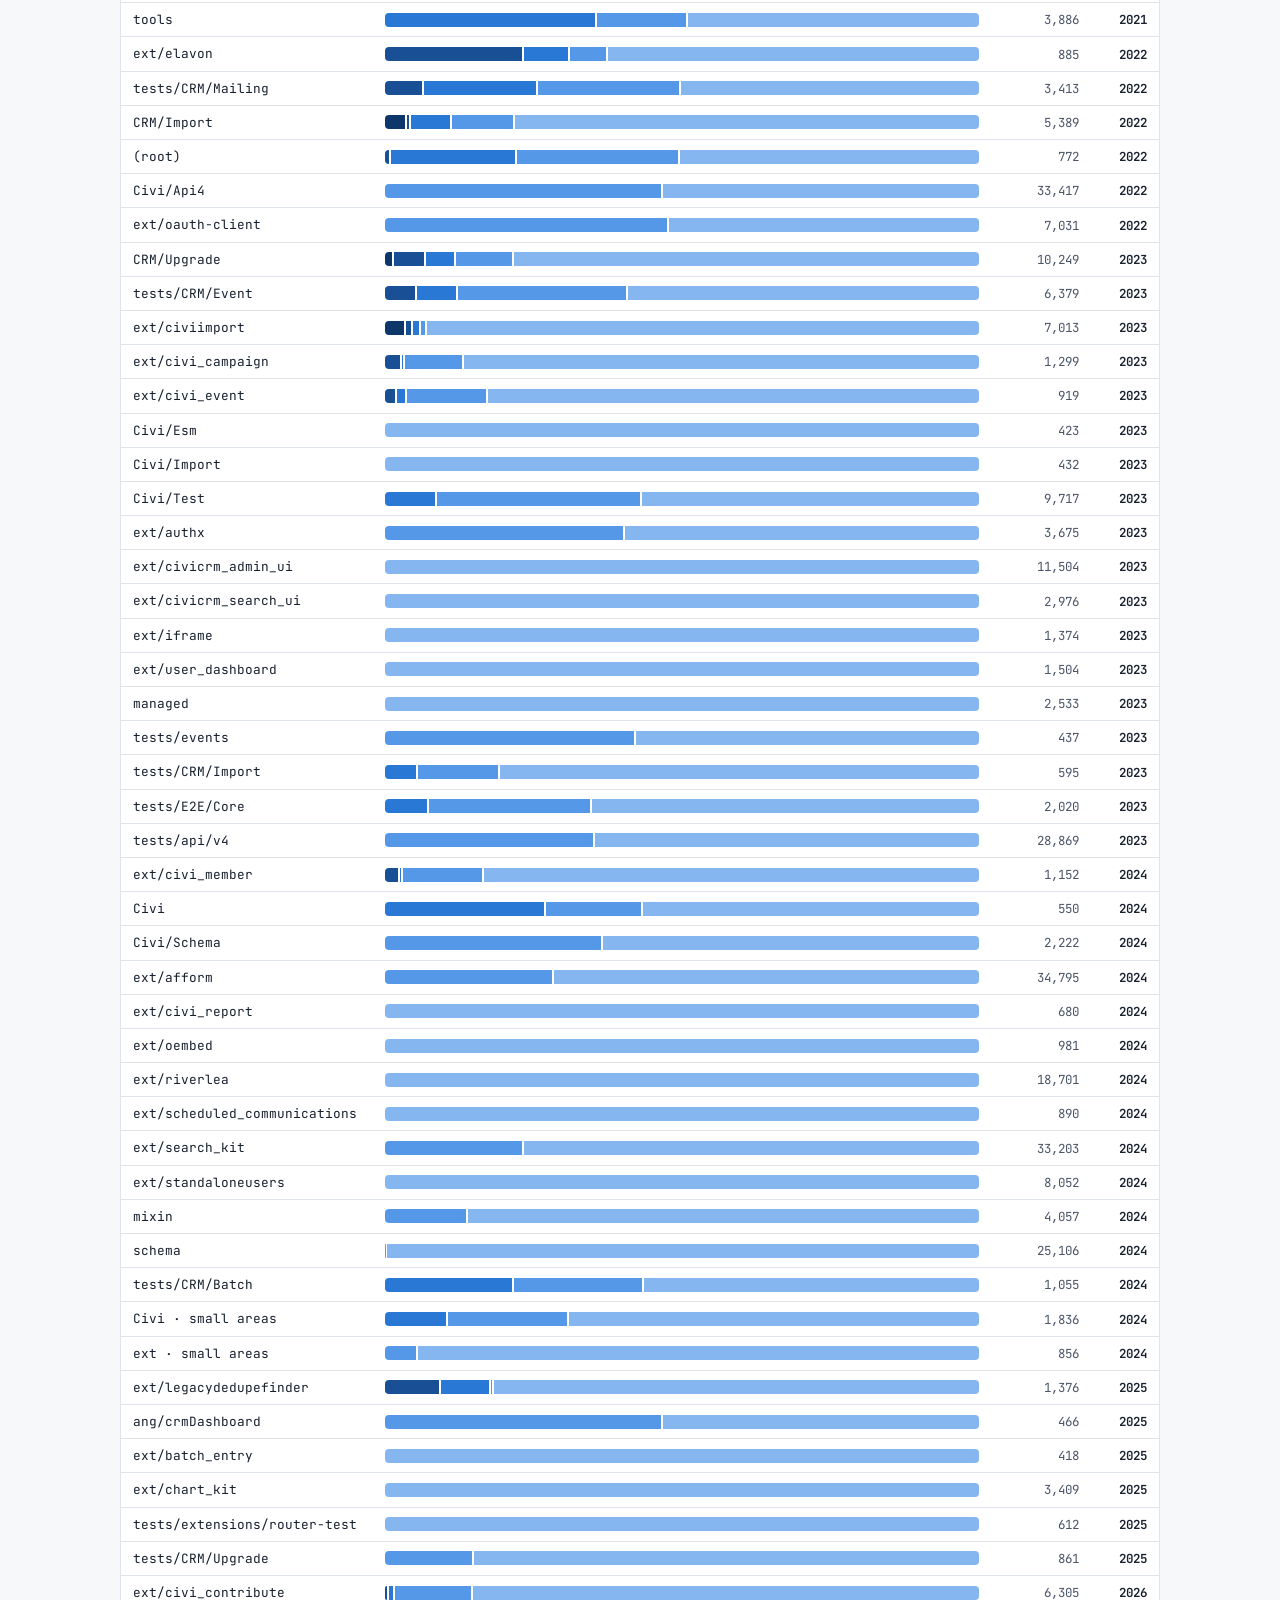
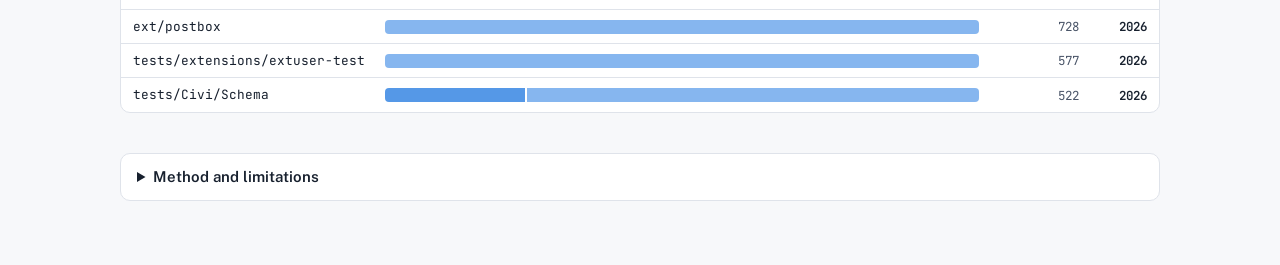
<file: site/index.html>
<!doctype html>
<html lang="en">
<head>
<meta charset="utf-8">
<meta name="viewport" content="width=device-width, initial-scale=1">
<title>CiviCRM Code Age</title>
<link rel="preconnect" href="https://fonts.googleapis.com">
<link rel="stylesheet" href="https://fonts.googleapis.com/css2?family=Public+Sans:wght@400;600;750&family=JetBrains+Mono:wght@400;600&display=swap">
<style>
/* Layout: one reading column; summary → age mix over time → survival → today's cohorts → per-area bars with file drilldown */
:root{
  --bg:#f7f8fa; --panel:#ffffff; --fg:#17202e; --fg2:#4a5568; --muted:#6b7585; --line:#dfe3ea; --hover:#eef2f8; --focus:#2a78d6;
  --b0:#0d366b; --b1:#184f95; --b2:#2a78d6; --b3:#5598e7; --b4:#86b6ef;
  --sans:"Public Sans",system-ui,-apple-system,"Segoe UI",sans-serif;
  --mono:"JetBrains Mono",ui-monospace,"SF Mono",Menlo,monospace;
}
@media (prefers-color-scheme:dark){:root:not([data-theme="light"]){
  --bg:#15171b; --panel:#1c1f24; --fg:#e8ebf0; --fg2:#b4bcc8; --muted:#8e97a4; --line:#30353d; --hover:#252a31; --focus:#86b6ef;
  --b0:#cde2fb; --b1:#86b6ef; --b2:#3987e5; --b3:#256abf; --b4:#184f95; color-scheme:dark}}
:root[data-theme="dark"]{
  --bg:#15171b; --panel:#1c1f24; --fg:#e8ebf0; --fg2:#b4bcc8; --muted:#8e97a4; --line:#30353d; --hover:#252a31; --focus:#86b6ef;
  --b0:#cde2fb; --b1:#86b6ef; --b2:#3987e5; --b3:#256abf; --b4:#184f95; color-scheme:dark}
*{box-sizing:border-box}
body{margin:0;background:var(--bg);color:var(--fg);font:15px/1.5 var(--sans);padding:32px 16px 64px}
main{max-width:1040px;margin:0 auto;display:grid;gap:40px}
h1{font-size:2rem;font-weight:750;letter-spacing:-.02em;margin:0;text-wrap:balance}
h2{font-size:1.15rem;font-weight:650;margin:0;text-wrap:balance}
p{margin:0;max-width:68ch;color:var(--fg2)}
.mono{font-family:var(--mono);font-size:.82rem}
header{display:grid;gap:10px}
.eyebrow{font:600 .72rem/1 var(--mono);letter-spacing:.08em;text-transform:uppercase;color:var(--muted)}
.stats{display:flex;flex-wrap:wrap;gap:12px 40px;margin-top:8px}
.stat{display:grid;gap:2px}
.stat b{font-size:1.6rem;font-weight:750;font-variant-numeric:tabular-nums;color:var(--fg)}
.stat span{font-size:.8rem;color:var(--muted)}
section{display:grid;gap:14px}
.sec-head{display:flex;flex-wrap:wrap;gap:10px 20px;align-items:baseline;justify-content:space-between}
.legend{display:flex;flex-wrap:wrap;gap:8px 18px;font-size:.82rem;color:var(--fg2)}
.legend i{display:inline-block;width:12px;height:12px;border-radius:3px;margin-right:6px;vertical-align:-1px}
.legend .q{color:var(--muted)}
/* svg charts */
.chart{position:relative;width:100%}
.chart svg{display:block;width:100%;height:auto;overflow:visible}
.chart text{font:11px var(--mono);fill:var(--muted)}
.chart .lab{font:600 11px var(--mono);fill:var(--fg)}
.chart .grid{stroke:var(--line);stroke-width:1}
.chart .axis{stroke:var(--line);stroke-width:1}
.chart .cross{stroke:var(--fg);stroke-width:1;opacity:.5}
.chart .hit{fill:transparent;cursor:crosshair}
.chart .hit:focus-visible{outline:none;stroke:var(--focus);stroke-width:2}
/* cohort columns */
.cols-wrap{overflow-x:auto}
.cols{display:grid;grid-template-columns:44px 1fr;min-width:560px;padding-top:10px}
.yaxis{position:relative;height:220px;font:.7rem var(--mono);color:var(--muted)}
.yaxis span{position:absolute;right:8px;transform:translateY(50%)}
.plot{position:relative;height:220px;display:flex;align-items:flex-end;gap:3px;border-bottom:1px solid var(--line)}
.plot .gl{position:absolute;left:0;right:0;border-top:1px solid var(--line);opacity:.6;pointer-events:none}
.col{flex:1;height:100%;display:flex;align-items:flex-end;position:relative}
.col div{width:100%;border-radius:4px 4px 0 0;min-height:1px}
.col:hover div,.col:focus-visible div{outline:2px solid var(--fg);outline-offset:1px}
.xaxis{grid-column:2;display:flex;gap:3px;font:.68rem var(--mono);color:var(--muted);padding-top:4px}
.xaxis span{flex:1;text-align:center}
/* controls */
.controls{display:flex;flex-wrap:wrap;gap:10px 16px;align-items:center}
.chips{display:flex;flex-wrap:wrap;gap:6px}
.chip,select,.toggle{font:600 .8rem var(--sans);border:1px solid var(--line);background:var(--panel);color:var(--fg2);border-radius:999px;padding:5px 12px;cursor:pointer}
select,.toggle{border-radius:8px}
.chip[aria-pressed="true"],.seg button[aria-pressed="true"]{background:var(--fg);color:var(--bg);border-color:var(--fg)}
.seg{display:inline-flex;border:1px solid var(--line);border-radius:8px;overflow:hidden}
.seg button{font:600 .78rem var(--sans);border:0;background:var(--panel);color:var(--fg2);padding:5px 12px;cursor:pointer}
button:focus-visible,select:focus-visible,.col:focus-visible{outline:2px solid var(--focus);outline-offset:2px}
label.ctl{font-size:.8rem;color:var(--muted);display:flex;gap:6px;align-items:center}
/* area rows */
.rows{display:grid;background:var(--panel);border:1px solid var(--line);border-radius:10px;overflow:hidden}
.row{display:grid;grid-template-columns:minmax(0,15rem) minmax(0,1fr) 5.5rem 3.5rem;gap:12px;align-items:center;padding:7px 12px;border:0;border-top:1px solid var(--line);background:none;color:inherit;font:inherit;text-align:left;cursor:pointer;width:100%}
.row:first-child{border-top:0}
.row:hover{background:var(--hover)}
.row .name{font-family:var(--mono);font-size:.8rem;overflow:hidden;text-overflow:ellipsis;white-space:nowrap}
.row .n,.row .med{font:.78rem var(--mono);color:var(--fg2);text-align:right;font-variant-numeric:tabular-nums}
.row .med{color:var(--fg);font-weight:600}
.head{cursor:default;font:600 .7rem var(--mono);color:var(--muted);text-transform:uppercase;letter-spacing:.06em}
.head:hover{background:none}
.bar{display:flex;gap:2px;height:14px;min-width:0}
.bar div{height:100%;min-width:0}
.bar div:first-child{border-radius:4px 0 0 4px}.bar div:last-child{border-radius:0 4px 4px 0}
.bar div:only-child{border-radius:4px}
.files{border-top:1px solid var(--line);padding:6px 12px 12px 24px;display:grid;gap:2px;background:var(--bg)}
.files .row{border:0;padding:3px 0;cursor:default;grid-template-columns:minmax(0,1fr) minmax(0,14rem) 5.5rem 3.5rem}
.files .row .bar{height:9px}
.files .note{font-size:.78rem;color:var(--muted);padding-top:4px}
table{border-collapse:collapse;width:100%;font-size:.82rem;background:var(--panel)}
.tbl{overflow-x:auto;border:1px solid var(--line);border-radius:10px}
th,td{padding:6px 10px;border-bottom:1px solid var(--line);text-align:right;font-variant-numeric:tabular-nums;white-space:nowrap}
th:first-child,td:first-child{text-align:left;font-family:var(--mono)}
th{font:600 .7rem var(--mono);color:var(--muted);text-transform:uppercase}
#tip{position:fixed;z-index:10;pointer-events:none;background:var(--panel);color:var(--fg);border:1px solid var(--line);border-radius:8px;padding:8px 10px;font-size:.78rem;box-shadow:0 6px 24px rgb(0 0 0 / .18);max-width:300px}
#tip b{font-family:var(--mono)}
#tip .r{display:flex;justify-content:space-between;gap:14px;font-variant-numeric:tabular-nums}
#tip .r i{display:inline-block;width:9px;height:9px;border-radius:2px;margin-right:6px}
details{background:var(--panel);border:1px solid var(--line);border-radius:10px;padding:12px 16px}
summary{cursor:pointer;font-weight:600}
details ul{margin:10px 0 0;padding-left:18px;color:var(--fg2);display:grid;gap:6px;max-width:75ch}
details li{font-size:.88rem}
@media (max-width:640px){
  .row{grid-template-columns:minmax(0,1fr) 3.2rem;row-gap:4px}
  .row .bar{grid-column:1/-1;grid-row:2}
  .row .n{display:none}
  .head .bar{display:none}
  .files{padding-left:12px}
  .files .row{grid-template-columns:minmax(0,1fr) 3.2rem}
}
</style>
</head>
<body>
<main>
  <header>
    <div class="eyebrow">civicrm-core · git blame · <span id="head"></span></div>
    <h1>How old is the code in CiviCRM?</h1>
    <p>Every code line of civicrm-core, dated by the year it was last changed. The history reaches back to 2004 through the SVN archive; pure reformatting commits are left out.</p>
    <div class="stats" id="stats"></div>
  </header>

  <section aria-labelledby="h-mix">
    <div class="sec-head">
      <h2 id="h-mix">Age mix of the codebase over time</h2>
      <div class="seg" role="group" aria-label="Scale">
        <button id="mix-share" aria-pressed="true">Share</button><button id="mix-abs" aria-pressed="false">Lines</button>
      </div>
    </div>
    <p>The code as it stood on January 1st of each year and today, split by when each line was written. Old layers shrink as code is rewritten or removed.</p>
    <div class="legend" id="legend-mix"></div>
    <div class="chart" id="mix"></div>
  </section>

  <section aria-labelledby="h-surv">
    <h2 id="h-surv">How long code survives</h2>
    <p>Of the lines written in a given year, the share still unchanged after <i>n</i> years. The half-life is the time until half of them have been changed or deleted.</p>
    <div class="chart" id="surv"></div>
  </section>

  <section aria-labelledby="h-cohort">
    <h2 id="h-cohort">Lines alive today, by year written</h2>
    <div class="legend" id="legend"></div>
    <div class="cols-wrap"><div class="cols" id="cols"></div></div>
  </section>

  <section aria-labelledby="h-areas">
    <h2 id="h-areas">Areas</h2>
    <p>Age mix per directory, with the median year of its lines. Select an area to list its files.</p>
    <div class="controls">
      <div class="chips" id="chips" role="group" aria-label="Area group"></div>
      <label class="ctl" for="sort">Sort
        <select id="sort">
          <option value="med">Oldest first</option>
          <option value="old">Largest share before 2013</option>
          <option value="n">Most lines</option>
          <option value="name">Name</option>
        </select>
      </label>
      <button class="toggle" id="view" aria-pressed="false">Show as table</button>
    </div>
    <div id="areas"></div>
  </section>

  <details>
    <summary>Method and limitations</summary>
    <ul id="method"></ul>
  </details>
</main>
<div id="tip" hidden></div>

<script>
const BINS=[
  {lab:'≤ 2008',from:2004,to:2008,c:'--b0',note:'SVN, CiviCRM 1.x–2.1'},
  {lab:'2009–2012',from:2009,to:2012,c:'--b1',note:'SVN, 2.2–4.2'},
  {lab:'2013–2017',from:2013,to:2017,c:'--b2',note:'git, 4.3–4.7'},
  {lab:'2018–2021',from:2018,to:2021,c:'--b3',note:'5.0–5.45'},
  {lab:'2022 on',from:2022,to:2026,c:'--b4',note:'5.46 onwards'}];
const SURV_COHORTS=[2006,2010,2014,2018,2022];
const fmt=n=>n.toLocaleString('en-US');
const pct=(a,b)=>b?(100*a/b).toLocaleString('en-US',{maximumFractionDigits:a/b<.1?1:0})+'%':'–';
const $=s=>document.querySelector(s);
const NS='http://www.w3.org/2000/svg';
const tip=$('#tip');
let Y0,STATE={group:'All',sort:'med',table:false,open:new Set(),mix:'share'};

const sum=a=>a.reduce((x,y)=>x+y,0);
function binsOf(ys){return BINS.map(b=>{let s=0;for(let y=b.from;y<=b.to;y++)s+=ys[y-Y0]||0;return s})}
function median(ys){const t=sum(ys);let acc=0;for(let i=0;i<ys.length;i++){acc+=ys[i];if(acc>=t/2)return Y0+i}return null}
function areaOf(p){
  const s=p.split('/');
  if(s[0]==='tests'){const r=s[1]==='phpunit'?s.slice(2):s.slice(1);return 'tests/'+(r.length>2?r.slice(0,2):r.slice(0,1)).join('/')}
  if(s[0]==='templates'&&s[1]==='CRM'&&s.length>3)return s.slice(0,3).join('/');
  if(s.length>2&&['CRM','Civi','ext','ang','js','api','css','xml','install','setup'].includes(s[0]))return s.slice(0,2).join('/');
  return s.length>1?s[0]:'(root)';
}
function groupOf(a){const g=a.split('/')[0];return ['CRM','Civi','ext','templates','api','tests'].includes(g)?g:'Other'}
function barHTML(bins,label){
  return '<div class="bar" aria-hidden="true">'+bins.map((v,i)=>v?`<div data-tip="${i}" data-label="${label}" style="flex:${v};background:var(${BINS[i].c})"></div>`:'').join('')+'</div>';
}
function el(tag,attrs,parent){const e=document.createElementNS(NS,tag);for(const k in attrs)e.setAttribute(k,attrs[k]);parent&&parent.appendChild(e);return e}
function showTip(html,x,y){tip.innerHTML=html;tip.hidden=false;const r=tip.getBoundingClientRect();
  tip.style.left=Math.max(8,Math.min(x+14,innerWidth-r.width-8))+'px';tip.style.top=(y+r.height+20>innerHeight?y-r.height-12:y+14)+'px'}
const swatch=i=>`<i style="background:var(${BINS[i].c})"></i>`;
const niceStep=(max,n)=>{const raw=max/n,p=10**Math.floor(Math.log10(raw));return [1,2,2.5,5,10].map(m=>m*p).find(s=>s>=raw)};

fetch('data.json').then(r=>r.json()).then(D=>{
  Y0=D.meta.y0;BINS[BINS.length-1].to=D.meta.y1;const NY=D.meta.y1-Y0+1;
  $('#head').textContent=`${D.meta.ref} ${D.meta.head[0]} · ${D.meta.head[1]}`;
  const all=Array(NY).fill(0),areas=new Map();
  for(const [p,ys] of D.files){
    ys.forEach((v,i)=>all[i]+=v);
    const a=areaOf(p);if(!areas.has(a))areas.set(a,{name:a,ys:Array(NY).fill(0),files:[]});
    const A=areas.get(a);ys.forEach((v,i)=>A.ys[i]+=v);A.files.push({p,ys});
  }
  const total=sum(all),allBins=binsOf(all);

  // stats
  $('#stats').innerHTML=[[fmt(total),`lines of code in ${fmt(D.files.length)} files`],[pct(allBins[0]+allBins[1],total),'date from the SVN era (2012 or earlier)'],[median(all),'median year of all lines'],[pct(allBins[4],total),'written or changed since 2022']]
    .map(([b,s])=>`<div class="stat"><b>${b}</b><span>${s}</span></div>`).join('');
  const legend=vals=>BINS.map((b,i)=>`<span>${swatch(i)}${b.lab} <span class="q">· ${b.note}${vals?' · '+pct(vals[i],sum(vals)):''}</span></span>`).join('');
  $('#legend-mix').innerHTML=legend();
  $('#legend').innerHTML=legend(allBins);

  // ---- age mix over time: snapshots plus today
  const snaps=D.snapshots.map(s=>({label:s.date.slice(0,4),date:s.date,ys:s.ys})).concat([{label:'today',date:D.meta.head[1],ys:all}]);
  const dec=d=>{const [y,m,dd]=d.split('-').map(Number);return y+(m-1)/12+(dd-1)/365};
  for(const s of snaps){s.x=dec(s.date);s.bins=binsOf(s.ys);s.n=sum(s.ys)}
  function drawMix(){
    const host=$('#mix');host.innerHTML='';
    const W=Math.max(300,host.clientWidth),narrow=W<600,H=narrow?240:330,L=narrow?40:56,R=16,T=10,B=28,share=STATE.mix==='share';
    const svg=el('svg',{viewBox:`0 0 ${W} ${H}`,role:'img','aria-label':'Stacked area chart of code lines by age band at each yearly snapshot'},host);
    const x0=snaps[0].x,x1=snaps[snaps.length-1].x,X=x=>L+(x-x0)/(x1-x0)*(W-L-R);
    const maxN=Math.max(...snaps.map(s=>s.n)),top=share?1:Math.ceil(maxN/niceStep(maxN,5))*niceStep(maxN,5);
    const Y=v=>H-B-v/top*(H-B-T);
    const step=share?.25:niceStep(maxN,5);
    for(let v=0;v<=top+1e-9;v+=step){el('line',{x1:L,x2:W-R,y1:Y(v),y2:Y(v),class:'grid'},svg);
      el('text',{x:L-8,y:Y(v)+4,'text-anchor':'end'},svg).textContent=share?Math.round(v*100)+'%':(v?fmt(v/1000)+'k':'0')}
    for(let y=Math.ceil(x0);y<=Math.floor(x1);y+=narrow?5:2)el('text',{x:X(y),y:H-8,'text-anchor':'middle'},svg).textContent=y;
    const base=snaps.map(()=>0);
    BINS.forEach((b,i)=>{
      const lo=base.slice(),hi=snaps.map((s,j)=>base[j]+(share?s.bins[i]/s.n:s.bins[i]));
      const d='M'+snaps.map((s,j)=>`${X(s.x)},${Y(hi[j])}`).join('L')+'L'+snaps.map((s,j)=>`${X(s.x)},${Y(lo[j])}`).reverse().join('L')+'Z';
      el('path',{d,fill:`var(${b.c})`,stroke:'var(--bg)','stroke-width':1.5,'stroke-linejoin':'round'},svg);
      hi.forEach((v,j)=>base[j]=v)});
    const cross=el('line',{y1:T,y2:H-B,class:'cross',visibility:'hidden'},svg);
    snaps.forEach((s,j)=>{
      const a=j?(X(snaps[j-1].x)+X(s.x))/2:L,b=j<snaps.length-1?(X(s.x)+X(snaps[j+1].x))/2:W-R;
      const hit=el('rect',{x:a,y:T,width:b-a,height:H-B-T,class:'hit',tabindex:0,'aria-label':`${s.date}: ${fmt(s.n)} lines`},svg);
      const show=(cx,cy)=>{cross.setAttribute('x1',X(s.x));cross.setAttribute('x2',X(s.x));cross.setAttribute('visibility','visible');
        showTip(`<b>${s.label==='today'?'Today, '+s.date:s.date}</b><div class="r"><span>All lines</span><span>${fmt(s.n)}</span></div>`+
          BINS.map((b,i)=>({b,i})).reverse().filter(({i})=>s.bins[i]).map(({b,i})=>`<div class="r"><span>${swatch(i)}${b.lab}</span><span>${fmt(s.bins[i])} · ${pct(s.bins[i],s.n)}</span></div>`).join(''),cx,cy)};
      hit.addEventListener('pointermove',e=>show(e.clientX,e.clientY));
      hit.addEventListener('focus',()=>{const r=hit.getBoundingClientRect();show(r.left+r.width/2,r.top+40)});
      const hide=()=>{cross.setAttribute('visibility','hidden');tip.hidden=true};
      hit.addEventListener('pointerleave',hide);hit.addEventListener('blur',hide)});
  }
  for(const [id,mode] of [['#mix-share','share'],['#mix-abs','abs']])$(id).onclick=()=>{STATE.mix=mode;$('#mix-share').setAttribute('aria-pressed',mode==='share');$('#mix-abs').setAttribute('aria-pressed',mode==='abs');drawMix()};
  drawMix();

  // ---- survival: per cohort, lines still present relative to the first snapshot after the cohort year
  const curves=SURV_COHORTS.map(c=>{
    const i0=snaps.findIndex(s=>s.x>=c+1);if(i0<0)return null;
    const n0=snaps[i0].ys[c-Y0];if(!n0)return null;
    const pts=snaps.slice(i0).map(s=>({t:s.x-(c+1),v:s.ys[c-Y0]/n0,n:s.ys[c-Y0],date:s.date}));
    let half=null;for(let k=1;k<pts.length;k++)if(pts[k].v<.5){const a=pts[k-1],b=pts[k];half=a.t+(a.v-.5)/(a.v-b.v)*(b.t-a.t);break}
    return {c,n0,pts,half,bin:BINS.findIndex(b=>c>=b.from&&c<=b.to)}}).filter(Boolean);
  function drawSurv(){
    const host=$('#surv');host.innerHTML='';
    const W=Math.max(300,host.clientWidth),narrow=W<600,H=narrow?240:300,L=narrow?40:56,R=narrow?92:170,T=10,B=28,tMax=Math.max(...curves.flatMap(c=>c.pts.map(p=>p.t)));
    const svg=el('svg',{viewBox:`0 0 ${W} ${H}`,role:'img','aria-label':'Line chart of the share of each cohort still unchanged over the years'},host);
    const X=t=>L+t/tMax*(W-L-R),Y=v=>H-B-v*(H-B-T);
    for(let v=0;v<=1;v+=.25){el('line',{x1:L,x2:W-R,y1:Y(v),y2:Y(v),class:'grid'},svg);el('text',{x:L-8,y:Y(v)+4,'text-anchor':'end'},svg).textContent=v*100+'%'}
    for(let t=0;t<=tMax;t+=narrow?5:2)el('text',{x:X(t),y:H-8,'text-anchor':'middle'},svg).textContent=t?`+${t} y`:'start';
    const ends=[];
    for(const c of curves){
      el('path',{d:'M'+c.pts.map(p=>`${X(p.t)},${Y(p.v)}`).join('L'),fill:'none',stroke:`var(${BINS[c.bin].c})`,'stroke-width':2,'stroke-linejoin':'round','stroke-linecap':'round'},svg);
      const last=c.pts[c.pts.length-1];ends.push({c,y:Y(last.v),x:X(last.t)});
      for(const p of c.pts){const dot=el('circle',{cx:X(p.t),cy:Y(p.v),r:7,class:'hit',tabindex:0,'aria-label':`${c.c} cohort on ${p.date}: ${pct(p.v,1)} left`},svg);
        const show=(x,y)=>showTip(`<b>Written in ${c.c}</b><div class="r"><span>${p.date}</span><span>${pct(p.v,1)} left</span></div><div class="r"><span>Lines</span><span>${fmt(p.n)} of ${fmt(c.n0)}</span></div>`,x,y);
        dot.addEventListener('pointermove',e=>show(e.clientX,e.clientY));dot.addEventListener('focus',()=>{const r=dot.getBoundingClientRect();show(r.left,r.top)});
        dot.addEventListener('pointerleave',()=>tip.hidden=true);dot.addEventListener('blur',()=>tip.hidden=true)}
    }
    // direct labels at line ends, nudged apart vertically
    ends.sort((a,b)=>a.y-b.y);for(let k=1;k<ends.length;k++)if(ends[k].y-ends[k-1].y<15)ends[k].y=ends[k-1].y+15;
    for(const e of ends){const lx=W-R+8;if(lx-e.x>12)el('line',{x1:e.x+4,x2:lx-4,y1:Y(e.c.pts[e.c.pts.length-1].v),y2:e.y,stroke:'var(--muted)','stroke-width':1,'stroke-dasharray':'2 3'},svg);
      const t=el('text',{x:lx,y:e.y+4,class:'lab'},svg);t.textContent=`${e.c.c}`;
      const s=el('tspan',{dx:6},t);s.textContent=e.c.half!=null?`${narrow?'':'half-life '}${e.c.half.toFixed(1)} y`:narrow?'> 50%':'over 50% left';s.setAttribute('style','font-weight:400;fill:var(--muted)')}
  }
  drawSurv();
  let lastW=0;new ResizeObserver(([e])=>{const w=Math.round(e.contentRect.width);if(w!==lastW){lastW=w;drawMix();drawSurv()}}).observe($('#mix'));

  // ---- today's cohort columns
  const max=Math.max(...all),cstep=niceStep(max,4),top=Math.ceil(max/cstep)*cstep;
  let ya='',g='';for(let v=0;v<=top;v+=cstep){ya+=`<span style="bottom:${100*v/top}%">${v?fmt(v/1000)+'k':'0'}</span>`;if(v)g+=`<div class="gl" style="bottom:${100*v/top}%"></div>`}
  const binIdx=yr=>BINS.findIndex(b=>yr>=b.from&&yr<=b.to);
  $('#cols').innerHTML=`<div class="yaxis" aria-hidden="true">${ya}</div><div class="plot" role="img" aria-label="Column chart: lines alive today by year written">${g}`+
    all.map((v,i)=>`<div class="col" tabindex="0" data-year="${Y0+i}" aria-label="${Y0+i}: ${fmt(v)} lines"><div style="height:${100*v/top}%;background:var(${BINS[binIdx(Y0+i)].c})"></div></div>`).join('')+
    `</div><div class="xaxis" aria-hidden="true">${all.map((_,i)=>`<span>${(Y0+i)%2===0?"'"+String(Y0+i).slice(2):''}</span>`).join('')}</div>`;

  // ---- areas; small ones fold into one row per group so the list stays scannable
  const MIN=400,list=[],small=new Map();
  for(const A of areas.values()){const n=sum(A.ys);
    if(n>=MIN)list.push(A);else{const g=groupOf(A.name),k=g+' · small areas';
      if(!small.has(k))small.set(k,{name:k,ys:Array(NY).fill(0),files:[],group:g});
      const S=small.get(k);A.ys.forEach((v,i)=>S.ys[i]+=v);S.files.push(...A.files)}}
  list.push(...small.values());
  for(const A of list){A.n=sum(A.ys);A.bins=binsOf(A.ys);A.med=median(A.ys);A.group=A.group||groupOf(A.name);A.old=(A.bins[0]+A.bins[1])/A.n;
    for(const f of A.files){f.n=sum(f.ys);f.bins=binsOf(f.ys);f.med=median(f.ys)}}
  const groups=['All','CRM','Civi','ext','templates','api','tests','Other'];
  $('#chips').innerHTML=groups.map(g=>`<button class="chip" data-g="${g}" aria-pressed="${g===STATE.group}">${g}</button>`).join('');
  $('#chips').onclick=e=>{const b=e.target.closest('.chip');if(!b)return;STATE.group=b.dataset.g;document.querySelectorAll('.chip').forEach(c=>c.setAttribute('aria-pressed',c===b));render()};
  $('#sort').onchange=e=>{STATE.sort=e.target.value;render()};
  $('#view').onclick=e=>{STATE.table=!STATE.table;e.target.setAttribute('aria-pressed',STATE.table);e.target.textContent=STATE.table?'Show as bars':'Show as table';render()};
  function sorted(){
    const L=list.filter(A=>STATE.group==='All'||A.group===STATE.group);
    return L.sort({med:(a,b)=>a.med-b.med||b.old-a.old,old:(a,b)=>b.old-a.old,n:(a,b)=>b.n-a.n,name:(a,b)=>a.name.localeCompare(b.name)}[STATE.sort]);
  }
  function render(){
    const L=sorted(),host=$('#areas');
    if(STATE.table){
      host.innerHTML=`<div class="tbl"><table><thead><tr><th>Area</th><th>Lines</th>${BINS.map(b=>`<th>${b.lab}</th>`).join('')}<th>Median</th></tr></thead><tbody>`+
        L.map(A=>`<tr><td>${A.name}</td><td>${fmt(A.n)}</td>${A.bins.map(v=>`<td>${pct(v,A.n)}</td>`).join('')}<td>${A.med}</td></tr>`).join('')+'</tbody></table></div>';
      return;
    }
    host.innerHTML='<div class="rows"><div class="row head" aria-hidden="true"><span>Area</span><span class="bar"></span><span class="n">Lines</span><span class="med">Median</span></div>'+
      L.map(A=>{const open=STATE.open.has(A.name);
        return `<button class="row" aria-expanded="${open}" data-a="${A.name}"><span class="name" title="${A.name}">${A.name}</span>${barHTML(A.bins,A.name)}<span class="n">${fmt(A.n)}</span><span class="med">${A.med}</span></button>`+(open?filesHTML(A):'')}).join('')+'</div>';
  }
  function filesHTML(A){
    const F=[...A.files].filter(f=>f.n).sort((a,b)=>a.med-b.med||b.n-a.n),shown=F.slice(0,60);
    return '<div class="files">'+shown.map(f=>`<div class="row"><span class="name" title="${f.p}">${f.p}</span>${barHTML(f.bins,f.p)}<span class="n">${fmt(f.n)}</span><span class="med">${f.med}</span></div>`).join('')+
      `<div class="note">${F.length>shown.length?`The ${shown.length} oldest of ${fmt(F.length)} files.`:`${fmt(F.length)} files.`}</div></div>`;
  }
  $('#areas').onclick=e=>{const r=e.target.closest('button.row');if(!r)return;const a=r.dataset.a;STATE.open.has(a)?STATE.open.delete(a):STATE.open.add(a);render();
    const again=document.querySelector(`button.row[data-a="${CSS.escape(a)}"]`);again&&again.focus()};
  render();

  // tooltips for bar segments and cohort columns
  const lookup=label=>{for(const A of list){if(A.name===label)return A;const f=A.files.find(f=>f.p===label);if(f)return f}};
  document.addEventListener('pointermove',e=>{
    const seg=e.target.closest('[data-tip]'),col=e.target.closest('.col');
    if(seg){const O=lookup(seg.dataset.label),i=+seg.dataset.tip,b=BINS[i];
      const yrs=[];for(let y=b.from;y<=b.to;y++)if(O.ys[y-Y0])yrs.push(`<div class="r"><span>${y}</span><span>${fmt(O.ys[y-Y0])}</span></div>`);
      showTip(`<b>${seg.dataset.label}</b><div class="r" style="margin-top:4px"><span>${swatch(i)}${b.lab}</span><span>${fmt(O.bins[i])} · ${pct(O.bins[i],O.n)}</span></div>${yrs.join('')}`,e.clientX,e.clientY)}
    else if(col){const yr=+col.dataset.year;showTip(`<b>${yr}</b><div class="r"><span>Lines</span><span>${fmt(all[yr-Y0])}</span></div><div class="r"><span>Share</span><span>${pct(all[yr-Y0],total)}</span></div>`,e.clientX,e.clientY)}
    else if(!e.target.closest('.hit'))tip.hidden=true});
  document.addEventListener('focusin',e=>{const col=e.target.closest('.col');if(!col)return;const r=col.getBoundingClientRect(),yr=+col.dataset.year;
    showTip(`<b>${yr}</b><div class="r"><span>Lines</span><span>${fmt(all[yr-Y0])}</span></div>`,r.left,r.top-40)});
  document.addEventListener('focusout',e=>{if(e.target.closest('.col'))tip.hidden=true});

  // method
  $('#method').innerHTML=[
    `<span class="mono">git blame -w</span> on <span class="mono">${D.meta.ref}</span> for ${fmt(D.files.length)} files (PHP, Smarty, JS/TS, HTML, CSS/SCSS). A line's year is the author date of the commit that last changed it, so a 2008 line edited by one character in 2023 counts as 2023.`,
    `The age mix over time repeats the same blame on the last commit before January 1st of every year from ${D.snapshots.length?D.snapshots[0].date.slice(0,4):'–'}.`,
    `civicrm-core's git history starts on 2013-02-28 with "Import from SVN". The older history comes from the archive <span class="mono">civicrm/civicrm-svn</span> (branch master), grafted under the import commit. Its tip differs from the import by 57 lines.`,
    `SVN branches appear as "svn merge" commits, so work from feature and release branches counts with the merge date, weeks to months after it was written.`,
    `Excluded: data and generated code (<span class="mono">sql/</span>, <span class="mono">xml/templates/</span>, <span class="mono">DAO/</span> directories, JSON, minified files), and in SVN-era snapshots the bundled libraries and CMS modules that left the repository in 2013 (<span class="mono">packages/</span>, <span class="mono">PEAR/</span>, <span class="mono">drupal/</span>, <span class="mono">joomla/</span>, <span class="mono">WordPress/</span>, <span class="mono">standalone/</span>, and similar).`,
    `Code imported from other repositories counts with its import date: APIv4 2019, civicrm-setup 2020, Flexmailer 2020, RiverLea 2022 and the schema conversion to <span class="mono">*.entityType.php</span> 2024. These areas look younger than they are.`,
    `Survival counts a line as gone once it is changed or deleted. A cohort's starting size is its line count on the January 1st after its year. The 2006 cohort drops sharply in 2007, when the Quest code (about 50,000 changed lines) moved to its own repository.`,
    `Areas below ${fmt(MIN)} lines are folded into one "small areas" row per group.`,
    `${D.meta.ignored.length} mechanical mass commits (reformatting, short array syntax, copyright headers, phpcs) are skipped with <span class="mono">--ignore-revs</span>, so their lines count for the commit before:<ul>`+[...D.meta.ignored].sort((a,b)=>a[1].localeCompare(b[1])).map(([h,d,s])=>`<li><span class="mono">${h}</span> ${d} ${s.replace(/</g,'&lt;')}</li>`).join('')+'</ul>'
  ].map(t=>`<li>${t}</li>`).join('');
}).catch(err=>{$('#areas').innerHTML=`<p>The data could not be loaded: ${err.message}</p>`});
</script>
</body>
</html>
</file>
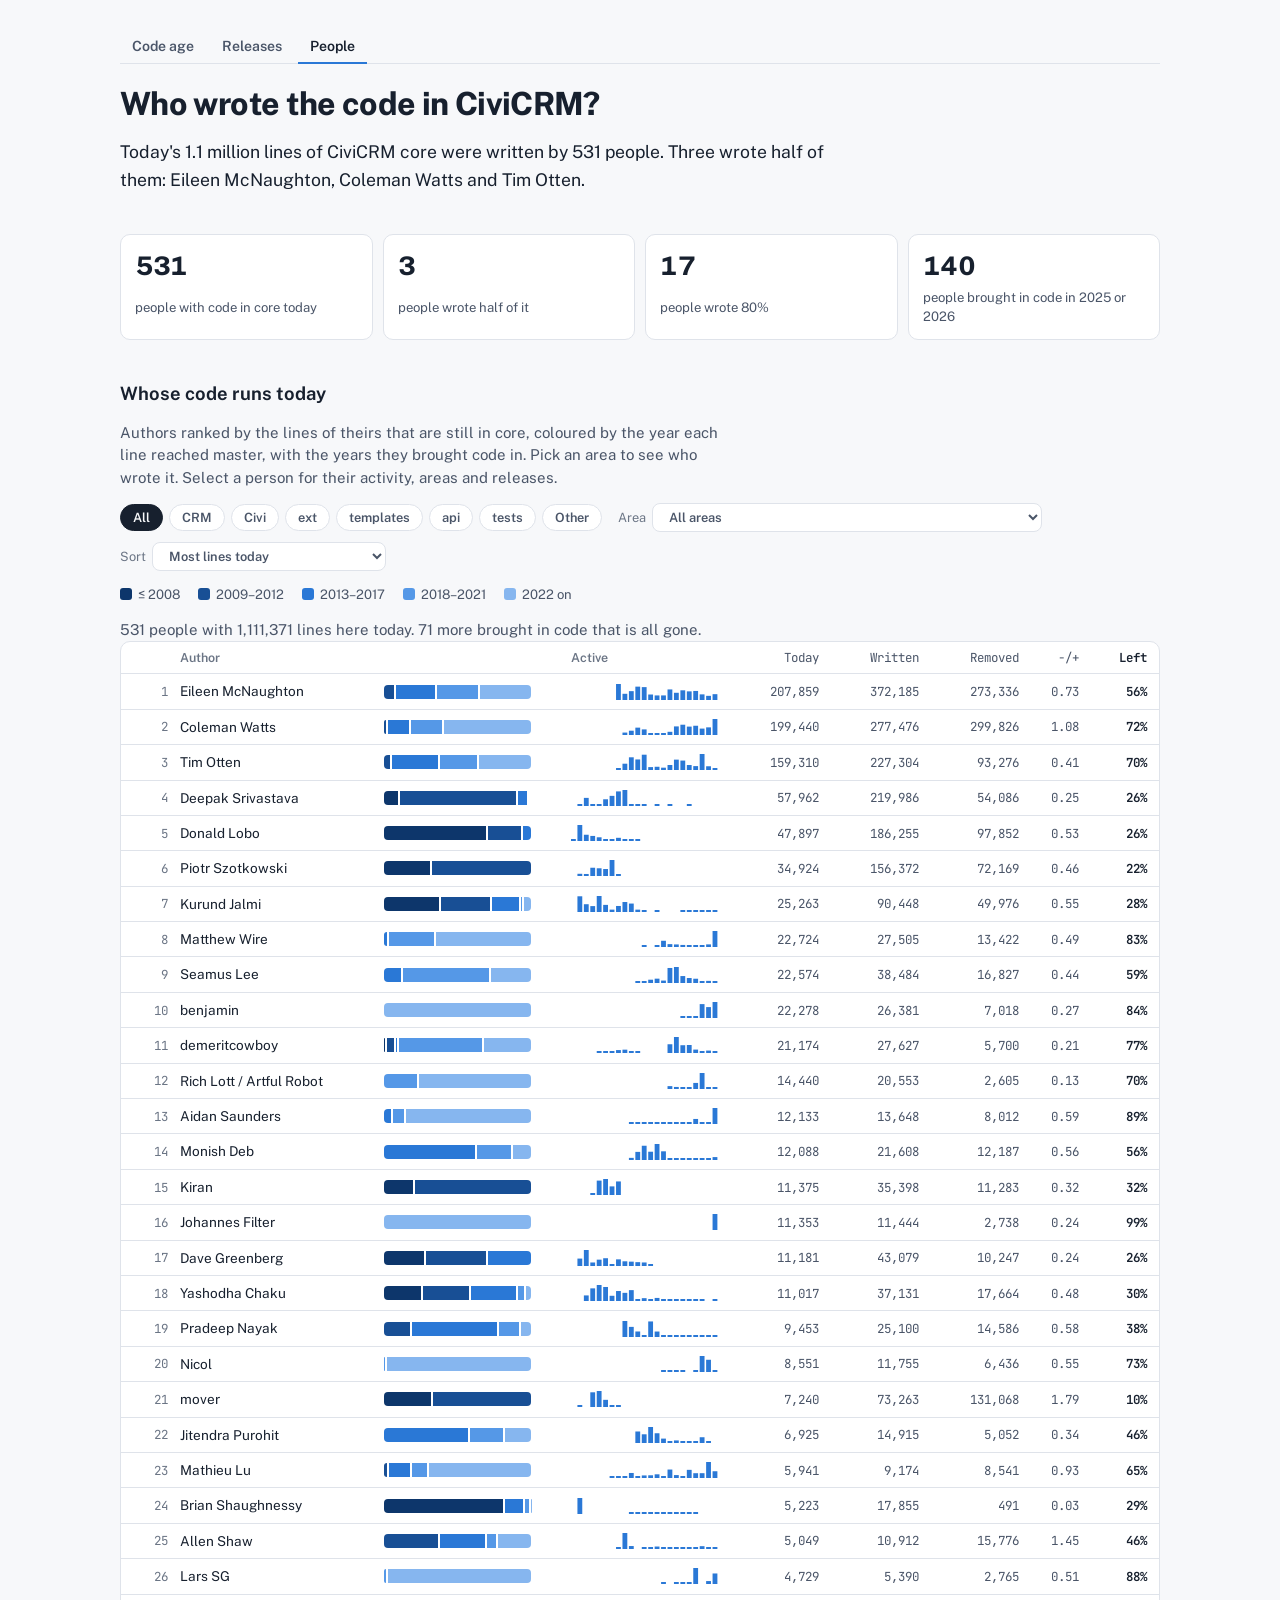
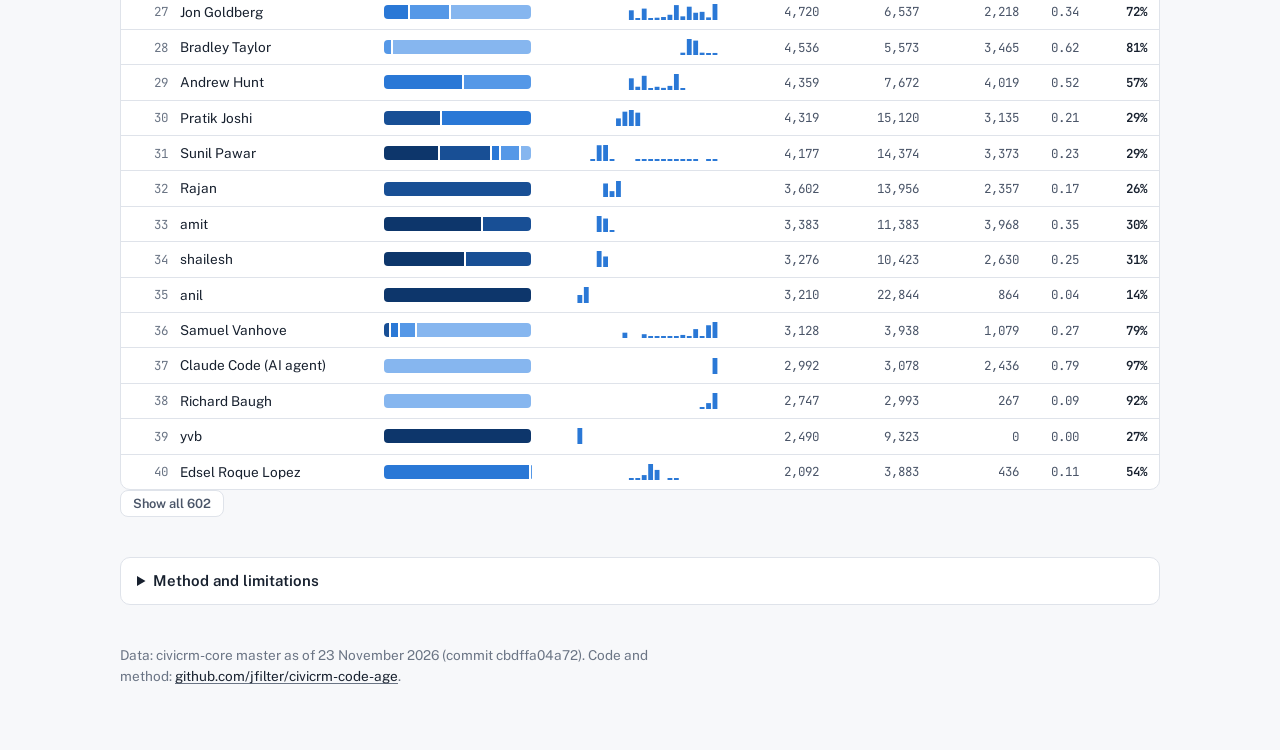
<file: docs/people.html>
<!doctype html>
<html lang="en"><head><meta charset="utf-8"><meta name="viewport" content="width=device-width,initial-scale=1">
<title>CiviCRM People</title>
<meta name="description" content="Who wrote the CiviCRM core code that is still there today, when they were active and in which areas.">
<meta property="og:type" content="website">
<meta property="og:title" content="CiviCRM People">
<meta property="og:description" content="Who wrote the CiviCRM core code that is still there today, when they were active and in which areas.">
<meta property="og:url" content="https://jfilter.github.io/civicrm-code-age/people.html">
<meta property="og:image" content="https://jfilter.github.io/civicrm-code-age/og.png">
<meta property="og:image:width" content="1200">
<meta property="og:image:height" content="630">
<meta property="og:image:alt" content="Lines of CiviCRM core code by age band, every month since 2006">
<meta name="twitter:card" content="summary_large_image">
<link rel="preconnect" href="https://fonts.googleapis.com">
<link rel="stylesheet" href="https://fonts.googleapis.com/css2?family=Public+Sans:wght@400;600;750&family=JetBrains+Mono:wght@400;600&display=swap">
<link rel="stylesheet" href="style.css">
</head><body>
<main>
  <header>
    <nav class="pages" aria-label="Pages"><a href="./">Code age</a><a href="releases.html">Releases</a><a href="people.html" aria-current="page">People</a></nav>
    <h1>Who wrote the code in CiviCRM?</h1>
    <p class="lede" id="lede">Every line of CiviCRM core, traced to the person who wrote it.</p>
  </header>

  <div class="tiles" id="tiles"></div>

  <section aria-labelledby="h-people">
    <h2 id="h-people">Whose code runs today</h2>
    <p>Authors ranked by the lines of theirs that are still in core, coloured by the year each line reached master, with the years they brought code in. Pick an area to see who wrote it. Select a person for their activity, areas and releases.</p>
    <div class="controls">
      <div class="chips" id="pchips" role="group" aria-label="Area group"></div>
      <label class="ctl" for="parea">Area
        <select id="parea"></select>
      </label>
      <label class="ctl" for="psort">Sort
        <select id="psort">
          <option value="alive">Most lines today</option>
          <option value="intro">Most lines written</option>
          <option value="rem">Most lines changed or removed</option>
          <option value="ratio">Most removed per line written</option>
          <option value="left">Largest share still there</option>
          <option value="recent">Most lines this year and last</option>
        </select>
      </label>
    </div>
    <div class="legend" id="p-legend"></div>
    <div id="people"></div>
  </section>

  <details>
    <summary>Method and limitations</summary>
    <ul id="method"></ul>
  </details>
  <p class="foot" id="foot"></p>
</main>
<div id="tip" hidden></div>

<script src="common.js"></script>
<script src="who.js"></script>
<script>
const P={group:'All',area:'',sort:'alive',all:false,open:new Set(),areas:new Set(),areasAll:new Set()};
loadWho().then(({D,W,R,A,NY,first,total,ranked,needed,areaNames,hidden})=>{
  const living=ranked.filter(a=>a.alive),half=needed(.5),names=ranked.slice(0,half).map(a=>a.name);
  const list=n=>n.length>1?n.slice(0,-1).join(', ')+' and '+n[n.length-1]:n[0];
  const recent=a=>a.introYs[NY-1]+a.introYs[NY-2];
  $('#lede').textContent=`Today's ${(total/1e6).toLocaleString('en-US',{maximumFractionDigits:1})} million lines of CiviCRM core were written by ${fmt(living.length)} people. ${half===1?'One person':['','','Two','Three','Four','Five'][half]||half+' people'} wrote half of them: ${list(names)}.`;
  $('#tiles').innerHTML=[
    [fmt(living.length),'people with code in core today'],
    [half,'people wrote half of it'],
    [needed(.8),'people wrote 80%'],
    [fmt(ranked.filter(a=>recent(a)).length),`people brought in code in ${Y0+NY-2} or ${Y0+NY-1}`],
  ].map(([b,s])=>`<div class="tile"><b>${b}</b><span>${s}</span></div>`).join('');
  $('#p-legend').innerHTML=bandLegend();

  // ---- people
  const groups=['All','CRM','Civi','ext','templates','api','tests','Other'];
  $('#pchips').innerHTML=groups.map(g=>`<button class="chip" data-g="${g}" aria-pressed="${g===P.group}">${g}</button>`).join('');
  const fillAreas=()=>{const as=[...areaNames].filter(a=>P.group==='All'||groupOf(a)===P.group).sort();
    if(!as.includes(P.area))P.area='';
    $('#parea').innerHTML=`<option value="">All areas${P.group==='All'?'':' in '+P.group}</option>`+as.map(a=>`<option${a===P.area?' selected':''}>${esc(a)}</option>`).join('')};
  $('#pchips').onclick=e=>{const b=e.target.closest('.chip');if(!b)return;P.group=b.dataset.g;P.all=false;document.querySelectorAll('#pchips .chip').forEach(c=>c.setAttribute('aria-pressed',c===b));fillAreas();renderPeople()};
  $('#parea').onchange=e=>{P.area=e.target.value;P.all=false;renderPeople()};
  $('#psort').onchange=e=>{P.sort=e.target.value;renderPeople()};
  // alive lines per author within the chosen area or group; written lines are only known per release, not per area
  function scoped(){
    if(P.group==='All'&&!P.area)return A.map((a,i)=>({a,i,ys:a.ys,alive:a.alive}));
    const by=new Map();
    for(const [p,t] of W.files){const area=areaOf(p);if(P.area?area!==P.area:groupOf(area)!==P.group)continue;
      for(let k=0;k<t.length;k+=4){const a=t[k+1];if(!by.has(a))by.set(a,Array(NY).fill(0));by.get(a)[t[k+2]]+=t[k+3]}}
    return [...by].map(([i,ys])=>({a:A[i],i,ys,alive:sum(ys)}));
  }
  function renderPeople(){
    const whole=P.group==='All'&&!P.area;
    // totals include the hidden entries, the list only people
    const scope=scoped(),all=sum(scope.map(x=>x.alive)),rows=scope.filter(x=>!hidden.has(x.i)&&(x.alive||(whole&&x.a.intro)));
    const key={alive:x=>x.alive,intro:x=>x.a.intro,recent:x=>recent(x.a),left:x=>x.a.intro>=1000?x.a.alive/x.a.intro:-1,rem:x=>x.a.rem,ratio:x=>x.a.intro>=1000?x.a.rem/x.a.intro:-1}[P.sort];
    rows.sort((x,y)=>key(y)-key(x)||y.alive-x.alive);
    const shown=P.all?rows:rows.slice(0,40);
    const alive=rows.filter(x=>x.alive).length;
    $('#people').innerHTML=`<p>${fmt(alive)} people with ${fmt(all)} lines here today.${rows.length>alive?` ${fmt(rows.length-alive)} more brought in code that is all gone.`:''}${P.sort==='left'||P.sort==='ratio'?' Ranked among authors who wrote at least 1,000 lines.':''}${whole?'':' Active, Written, Removed and Left count all of a person’s code, not only this area.'}</p>`+
      '<div class="rows people"><div class="row head" aria-hidden="true"><span></span><span>Author</span><span class="bar"></span><span class="sp">Active</span><span class="n">Today</span><span class="n w">Written</span><span class="n w" title="Lines they changed or removed, their own or by others">Removed</span><span class="n w" title="Lines changed or removed per line written, from 1,000 lines written">−/+</span><span class="med">Left</span></div>'+
      shown.map((x,k)=>{const open=P.open.has(x.i),b=binsOf(x.ys);
        return `<button class="row" aria-expanded="${open}" data-i="${x.i}" data-k="${k}"><span class="rank">${k+1}</span><span class="name" title="${esc(x.a.name)}">${esc(x.a.name)}</span>`+
          `<span class="bar" aria-hidden="true">${b.map((v,j)=>v?`<div style="flex:${v};background:var(${BINS[j].c})"></div>`:'').join('')}</span><span class="sp" title="${esc(span(x.a))}">${spark(x.a.introYs)}</span>`+
          `<span class="n">${fmt(x.alive)}${whole?'':' · '+pct(x.alive,all,0)}</span><span class="n w">${fmt(x.a.intro)}</span><span class="n w">${fmt(x.a.rem)}</span><span class="n w">${ratio(x.a.rem,x.a.intro)}</span><span class="med">${x.a.intro?pct(x.a.alive,x.a.intro,0):'–'}</span></button>`+(open?personHTML(x.a,x.i):'')}).join('')+'</div>'+
      (rows.length>shown.length?`<button class="toggle more" id="pmore">Show all ${fmt(rows.length)}</button>`:'');
    const more=$('#pmore');if(more)more.onclick=()=>{P.all=true;renderPeople();refocus('#people button.row[data-k="40"]')};
  }
  // one author's code per area and file, with each one's age and the author's share of it; built on first use
  const areaTot=new Map(),fileTot=new Map(),mine=new Map();
  for(const [p,t] of W.files){let n=0;for(let k=3;k<t.length;k+=4)n+=t[k];fileTot.set(p,n);inc(areaTot,areaOf(p),n)}
  function codeOf(i){
    if(mine.has(i))return mine.get(i);
    const areas=new Map();
    for(const [p,t] of W.files)for(let k=0;k<t.length;k+=4)if(t[k+1]===i){
      const name=areaOf(p);if(!areas.has(name))areas.set(name,{name,ys:Array(NY).fill(0),files:new Map()});
      const ar=areas.get(name);if(!ar.files.has(p))ar.files.set(p,Array(NY).fill(0));ar.ys[t[k+2]]+=t[k+3];ar.files.get(p)[t[k+2]]+=t[k+3]}
    const out=[...areas.values()].map(ar=>({...ar,n:sum(ar.ys),files:[...ar.files].map(([p,ys])=>({p,ys,n:sum(ys)})).sort((x,y)=>y.n-x.n)})).sort((x,y)=>y.n-x.n);
    mine.set(i,out);return out;
  }
  function areasHTML(i){
    const all=codeOf(i),shown=P.areasAll.has(i)?all:all.slice(0,10);
    return `<div class="arows"><div class="arow head" aria-hidden="true"><span>Area</span><span class="bar"></span><span class="n">Lines</span><span class="n">Share of area</span></div>`+
      shown.map(ar=>{const key=i+'|'+ar.name,open=P.areas.has(key);
        return `<button class="arow" aria-expanded="${open}" data-key="${esc(key)}"><span class="name" title="${esc(ar.name)}">${esc(ar.name)}</span>${ageBar(ar.ys)}<span class="n">${fmt(ar.n)}</span><span class="n" title="${fmt(ar.n)} of the ${fmt(areaTot.get(ar.name))} lines in ${esc(ar.name)} today">${pct(ar.n,areaTot.get(ar.name))}</span></button>`+
          (open?'<div class="afiles">'+ar.files.slice(0,50).map(f=>`<div class="arow"><span class="name" title="${esc(f.p)}">${esc(inArea(f.p))}</span>${ageBar(f.ys)}<span class="n">${fmt(f.n)}</span><span class="n" title="${fmt(f.n)} of the ${fmt(fileTot.get(f.p))} lines in this file today">${pct(f.n,fileTot.get(f.p))}</span></div>`).join('')+
            `<div class="note">${ar.files.length>50?`The 50 largest of ${fmt(ar.files.length)} files.`:`${fmt(ar.files.length)} file${ar.files.length===1?'':'s'}.`} For a file, the share is of its lines today.</div></div>`:'')}).join('')+
      (all.length>shown.length?`<button class="toggle amore" data-i="${i}">All ${fmt(all.length)} areas</button>`:'')+'</div>';
  }
  // lines brought in per year, scaled to the person's busiest year
  const years=a=>a.introYs.map((v,y)=>[Y0+y,v]).filter(([,v])=>v);
  const span=a=>{const y=years(a);return y.length?`Active ${y[0][0]}${y.length>1&&y[y.length-1][0]!==y[0][0]?'–'+y[y.length-1][0]:''}`:'No lines brought in since '+first.slice(0,4)};
  const spark=ys=>{const m=Math.max(1,...ys);return `<svg viewBox="0 0 ${ys.length*4} 16" preserveAspectRatio="none" aria-hidden="true">${ys.map((v,j)=>v?`<rect x="${j*4}" y="${16-Math.max(2,16*v/m)}" width="3" height="${Math.max(2,16*v/m)}"/>`:'').join('')}</svg>`};
  const bandOf=y=>BINS.findIndex(b=>y>=b.from&&y<=b.to);
  function activityHTML(a){
    const m=Math.max(1,...a.introYs,...a.ys,...a.remYs),mr=Math.max(...a.remYs),y=years(a),peak=y.reduce((p,q)=>q[1]>p[1]?q:p,[0,0]);
    const title=j=>`${Y0+j}: ${fmt(a.introYs[j])} brought in, ${fmt(a.ys[j])} still there, ${fmt(a.remYs[j])} changed or removed`;
    return `<div class="act"><div class="cap">Lines brought in per year, filled by what is still there, and below the line those they changed or removed</div>`+
      `<div role="img" aria-label="${esc(span(a))}${peak[1]?`, most lines in ${peak[0]} (${fmt(peak[1])})`:''}, ${fmt(a.rem)} lines changed or removed"><div class="actcols">`+
      a.introYs.map((v,j)=>{const h=Math.max(v,a.ys[j]);return `<div class="acol" title="${title(j)}">`+
        (h?`<div class="ain" style="height:${100*h/m}%"><div style="height:${100*a.ys[j]/h}%;background:var(${BINS[bandOf(Y0+j)].c})"></div></div>`:'')+'</div>'}).join('')+
      `</div>`+(mr?`<div class="actcols down" style="height:${90*mr/m}px">`+a.remYs.map((v,j)=>`<div class="acol" title="${title(j)}">${v?`<div class="arem" style="height:${100*v/mr}%"></div>`:''}</div>`).join('')+'</div>':'')+
      `</div><div class="actx" aria-hidden="true">${a.introYs.map((_,j)=>`<span>${(Y0+j)%4===0?Y0+j:''}</span>`).join('')}</div></div>`;
  }
  function personHTML(a,i){
    const rels=[...a.rels.keys()].filter(r=>r<R.length-1).sort((x,y)=>x-y);
    const relSpan=rels.length?` Brought in code from ${R[rels[0]].name} to ${R[rels[rels.length-1]].name}.`:'';
    const ratio=a.intro?` (${(a.rem/a.intro).toLocaleString('en-US',{maximumFractionDigits:2})} per line written)`:'';
    return `<div class="open"><p>${fmt(a.alive)} of ${fmt(a.intro)} lines still there (${a.intro?pct(a.alive,a.intro):'–'}). Changed or removed ${fmt(a.rem)} lines${ratio}. ${span(a)}.${relSpan}</p>${activityHTML(a)}<div class="pcols">`+
      `<div class="mini"><div class="cap">Areas of their code today · select one for its files</div>${areasHTML(i)}</div>`+
      mini(topN(a.rels,8),'Releases they brought most lines into',r=>R[r].name==='master'?'next, unreleased':'CiviCRM '+R[r].name,r=>relHref(R[r]))+'</div></div>';
  }
  const refocus=sel=>{const b=document.querySelector(sel);b&&b.focus()};
  $('#people').onclick=e=>{
    const ar=e.target.closest('button.arow'),more=e.target.closest('button.amore');
    if(ar){const k=ar.dataset.key;P.areas.has(k)?P.areas.delete(k):P.areas.add(k);renderPeople();refocus(`#people button.arow[data-key="${CSS.escape(k)}"]`);return}
    if(more){const i=+more.dataset.i;P.areasAll.add(i);renderPeople();const k=codeOf(i)[10];k&&refocus(`#people button.arow[data-key="${CSS.escape(i+'|'+k.name)}"]`);return}
    const r=e.target.closest('button.row');if(!r)return;const i=+r.dataset.i;P.open.has(i)?P.open.delete(i):P.open.add(i);renderPeople();
    const again=document.querySelector(`#people button.row[data-i="${i}"]`);again&&again.focus()};
  fillAreas();renderPeople();


  // people.html#Name opens that person, as linked from the releases page
  const fromHash=()=>{const name=decodeURIComponent(location.hash.slice(1)),a=A.find(a=>a.name===name);if(!a)return;
    P.group='All';P.area='';P.sort='alive';$('#psort').value='alive';document.querySelectorAll('#pchips .chip').forEach(c=>c.setAttribute('aria-pressed',c.dataset.g==='All'));
    fillAreas();P.all=ranked.indexOf(a)>=40;P.open.add(a.i);renderPeople();$(`#people button.row[data-i="${a.i}"]`).scrollIntoView({block:'start'})};
  addEventListener('hashchange',fromHash);fromHash();
  $('#method').innerHTML=METHOD(first).map(t=>`<li>${t}</li>`).join('');
}).catch(err=>{$('#lede').textContent=`The data could not be loaded: ${err.message}`});
</script>
</body></html>
</file>
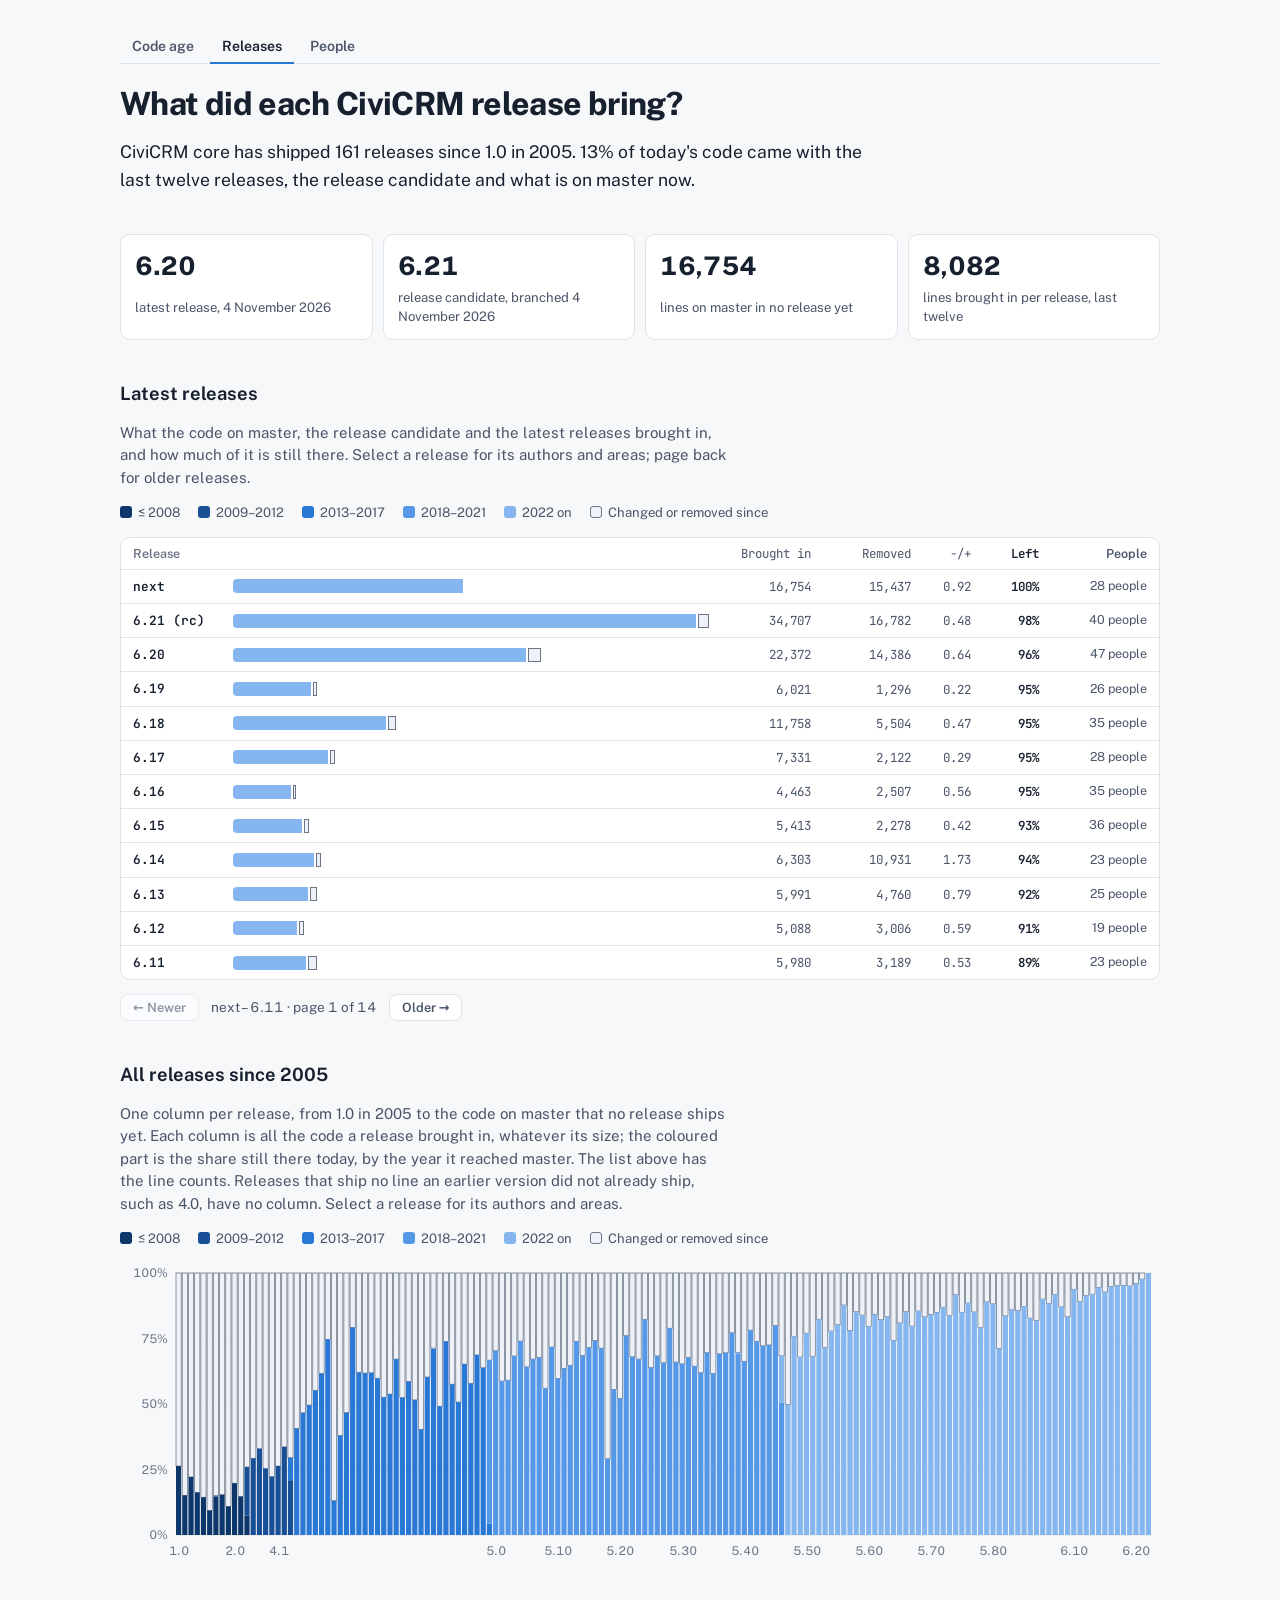
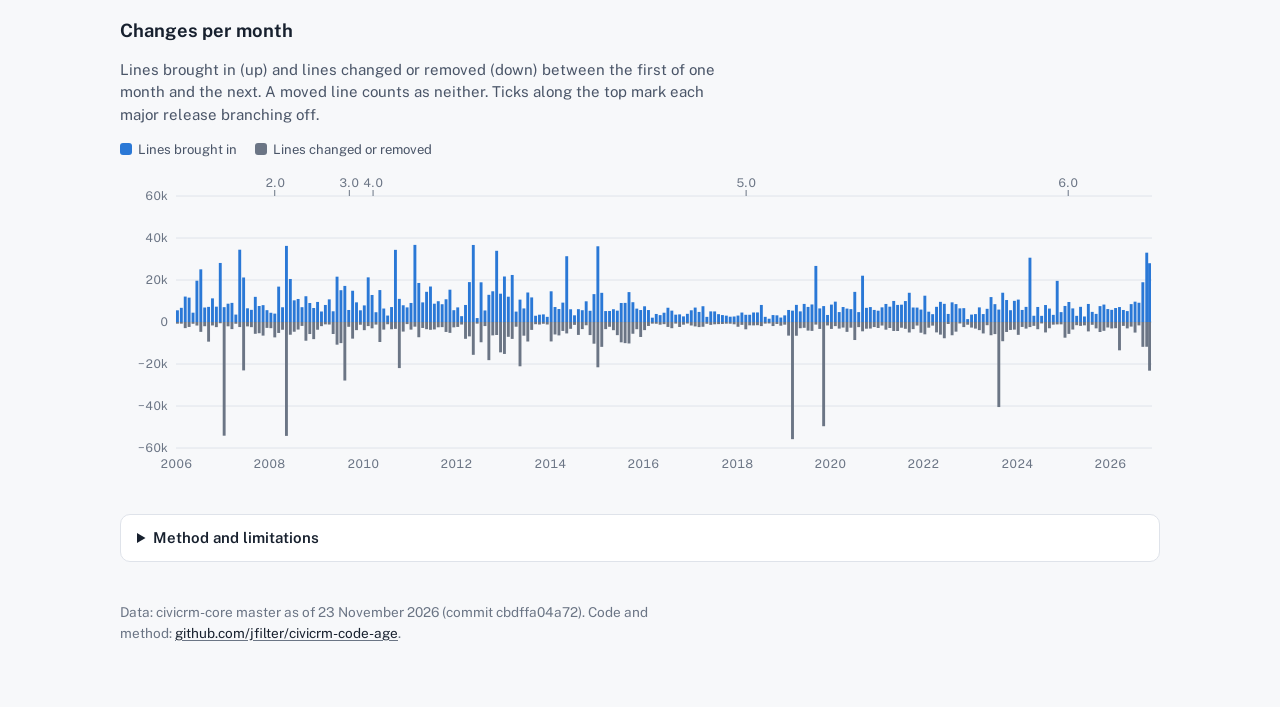
<file: docs/releases.html>
<!doctype html>
<html lang="en"><head><meta charset="utf-8"><meta name="viewport" content="width=device-width,initial-scale=1">
<title>CiviCRM Releases</title>
<meta name="description" content="What each CiviCRM release brought in, how much of it is still there, and changes per month.">
<meta property="og:type" content="website">
<meta property="og:title" content="CiviCRM Releases">
<meta property="og:description" content="What each CiviCRM release brought in, how much of it is still there, and changes per month.">
<meta property="og:url" content="https://jfilter.github.io/civicrm-code-age/releases.html">
<meta property="og:image" content="https://jfilter.github.io/civicrm-code-age/og.png">
<meta property="og:image:width" content="1200">
<meta property="og:image:height" content="630">
<meta property="og:image:alt" content="Lines of CiviCRM core code by age band, every month since 2006">
<meta name="twitter:card" content="summary_large_image">
<link rel="preconnect" href="https://fonts.googleapis.com">
<link rel="stylesheet" href="https://fonts.googleapis.com/css2?family=Public+Sans:wght@400;600;750&family=JetBrains+Mono:wght@400;600&display=swap">
<link rel="stylesheet" href="style.css">
</head><body>
<main>
  <header>
    <nav class="pages" aria-label="Pages"><a href="./">Code age</a><a href="releases.html" aria-current="page">Releases</a><a href="people.html">People</a></nav>
    <h1>What did each CiviCRM release bring?</h1>
    <p class="lede" id="lede">Every line of CiviCRM core, traced to the release that first shipped it.</p>
  </header>

  <div class="tiles" id="tiles"></div>

  <section aria-labelledby="h-latest">
    <h2 id="h-latest">Latest releases</h2>
    <p>What the code on master, the release candidate and the latest releases brought in, and how much of it is still there. Select a release for its authors and areas; page back for older releases.</p>
    <div class="legend" id="latest-legend"></div>
    <div id="latest"></div>
    <nav class="pager" aria-label="Release pages"><button class="toggle" id="newer">← Newer</button><span id="lpage" aria-live="polite"></span><button class="toggle" id="older">Older →</button></nav>
  </section>

  <section aria-labelledby="h-rel">
    <h2 id="h-rel">All releases since 2005</h2>
    <p>One column per release, from 1.0 in 2005 to the code on master that no release ships yet. Each column is all the code a release brought in, whatever its size; the coloured part is the share still there today, by the year it reached master. The list above has the line counts. Releases that ship no line an earlier version did not already ship, such as 4.0, have no column. Select a release for its authors and areas.</p>
    <div class="legend" id="rel-legend"></div>
    <div class="chart" id="rel"></div>
    <div id="rel-detail" aria-live="polite"></div>
  </section>

  <section aria-labelledby="h-churn">
    <h2 id="h-churn">Changes per month</h2>
    <p>Lines brought in (up) and lines changed or removed (down) between the first of one month and the next. A moved line counts as neither. Ticks along the top mark each major release branching off.</p>
    <div class="legend"><span><i class="add"></i>Lines brought in</span><span><i class="rem"></i>Lines changed or removed</span></div>
    <div class="chart" id="churn"></div>
  </section>

  <details>
    <summary>Method and limitations</summary>
    <ul id="method"></ul>
  </details>
  <p class="foot" id="foot"></p>
</main>
<div id="tip" hidden></div>

<script src="common.js"></script>
<script src="who.js"></script>
<script>
loadWho().then(({D,W,R,A,NY,first,total})=>{
  const shipped=R.filter(r=>r.released),rc=R.filter(r=>r.at&&!r.released&&/\(rc\)$/.test(r.name)),last=shipped[shipped.length-1],next=R[R.length-1];
  const shippedCount=R.filter(r=>r.at&&!rc.includes(r)).length,recent=[...shipped.slice(-12),...rc,next];
  $('#lede').textContent=`CiviCRM core has shipped ${shippedCount} releases since ${R[0].name} in ${R[0].at.slice(0,4)}. ${pct(sum(recent.map(r=>r.alive)),total)} of today's code came with the last twelve releases, the release candidate and what is on master now.`;
  $('#tiles').innerHTML=[
    [last.name,`latest release, ${long(last.released)}`],
    ...rc.map(r=>[r.name.replace(' (rc)',''),`release candidate, branched ${long(r.at)}`]),
    [fmt(next.intro),'lines on master in no release yet'],
    [fmt(Math.round(sum(shipped.slice(-12).map(r=>r.intro))/12)),'lines brought in per release, last twelve'],
  ].map(([b,s])=>`<div class="tile"><b>${b}</b><span>${s}</span></div>`).join('');
  $('#rel-legend').innerHTML=bandLegend()+'<span><i class="gone"></i>Changed or removed since</span>';

  // ---- releases
  let sel=null,focusRel=R.length-2;
  const relTip=r=>{const t=topN(r.authors.size?r.authors:r.authorsAlive,3);
    return `<b>${relTitle(r)}</b>`+
      (r.at?`<div class="r"><span>Branched</span><span>${r.at}</span></div>`:'')+(r.released?`<div class="r"><span>Released</span><span>${r.released}</span></div>`:'')+
      `<div class="r"><span>Lines brought in</span><span>${r.partial?'at least ':''}${fmt(r.intro)}</span></div><div class="r"><span>Still there</span><span>${fmt(r.alive)} · ${pct(r.alive,r.intro)}</span></div><div class="r"><span>Changed or removed</span><span>${fmt(r.rem)}</span></div><div class="r"><span>Removed per line brought in</span><span>${r.partial?'–':ratio(r.rem,r.intro)}</span></div>`+
      (t.length?'<div class="hint" style="margin-top:4px">Most lines by</div>'+t.map(([a,n])=>`<div class="r"><span>${esc(A[a].name)}</span><span>${fmt(n)}</span></div>`).join(''):'')};
  function drawRel(){
    const host=$('#rel');host.innerHTML='';
    const W2=Math.max(300,host.clientWidth),narrow=W2<600,H=narrow?220:300,L=narrow?40:56,Rm=8,T=10,B=28;
    const svg=el('svg',{viewBox:`0 0 ${W2} ${H}`,role:'img','aria-label':'Column chart: for each release, the share of the lines it brought in that is still there today'},host);
        const C=R.flatMap((r,i)=>r.intro?[i]:[]),P=new Map(C.map((i,j)=>[i,j])),bw=(W2-L-Rm)/C.length,X=i=>L+P.get(i)*bw,Y=v=>H-B-v*(H-B-T);
    for(let v=0;v<=1;v+=.25){el('line',{x1:L,x2:W2-Rm,y1:Y(v),y2:Y(v),class:'grid'},svg);el('text',{x:L-8,y:Y(v)+4,'text-anchor':'end'},svg).textContent=v*100+'%'}
    let lastLab=-1e9,pm;
    C.forEach(i=>{const r=R[i];
      const [maj,min]=r.name.split('.'),x=X(i)+bw/2,firstOfMajor=maj!==pm;pm=maj;
      if((r.name==='master'||firstOfMajor||(r.name.split('.').length===2&&+min%(narrow?100:10)===0&&(+maj>=5||+min===0)))&&x-lastLab>(narrow?40:34)){
        el('text',{x,y:H-8,'text-anchor':'middle'},svg).textContent=r.name==='master'?'next':r.name;lastLab=x}
      const w=Math.max(1,bw-(bw>4?1:0)),h=Math.max(r.intro,r.alive);
      if(h>r.alive)el('rect',{x:X(i),y:Y(1),width:w,height:Y(r.alive/h)-Y(1),fill:'var(--hover)',stroke:'var(--muted)','stroke-width':.75},svg);
      let base=0;r.bins.forEach((v,b)=>{if(!v)return;v/=h;el('rect',{x:X(i),y:Y(base+v),width:w,height:Y(base)-Y(base+v),fill:`var(${BINS[b].c})`},svg);base+=v});
    });
    const cur=el('rect',{y:H-B+2,height:5,width:Math.max(bw,4),fill:'var(--fg)',visibility:'hidden'},svg);
    const hit=el('rect',{x:L,y:T,width:W2-L-Rm,height:H-B-T,class:'hit',tabindex:0,'aria-label':'Releases. Left and right arrows move between releases, Enter shows the selected one.'},svg);
    const show=(i,cx,cy)=>{focusRel=i;cur.setAttribute('x',X(i)+bw/2-Math.max(bw,4)/2);cur.setAttribute('visibility','visible');showTip(relTip(R[i]),cx,cy)};
    const idx=e=>{const r=svg.getBoundingClientRect();return C[Math.max(0,Math.min(C.length-1,Math.floor(((e.clientX-r.left)*W2/r.width-L)/bw)))]};
    const hide=()=>{cur.setAttribute('visibility',P.has(sel)?'visible':'hidden');if(P.has(sel))cur.setAttribute('x',X(sel)+bw/2-Math.max(bw,4)/2);tip.hidden=true};
    hit.addEventListener('pointermove',e=>show(idx(e),e.clientX,e.clientY));
    hit.addEventListener('pointerleave',hide);hit.addEventListener('blur',hide);
    hit.addEventListener('click',e=>pick(idx(e)));
    const key=()=>{const r=svg.getBoundingClientRect();show(focusRel,r.left+(X(focusRel)+bw/2)*r.width/W2,r.top+30);say(tip.innerText)};
    hit.addEventListener('focus',key);
    hit.addEventListener('keydown',e=>{
      const d={ArrowRight:1,ArrowLeft:-1,PageUp:-10,PageDown:10}[e.key];
      if(d){e.preventDefault();focusRel=C[Math.max(0,Math.min(C.length-1,P.get(focusRel)+d))];key()}
      else if(e.key==='Enter'||e.key===' '){e.preventDefault();pick(focusRel);$('#rel .hit').focus()}});
    hide();
  }
  function pick(i){sel=i;drawRel();$('#rel-detail').innerHTML=relDetail(R[i])}
  function relDetail(r){
    return `<div class="detail"><h3>${relTitle(r)}${r.released?` · released ${long(r.released)}`:r.at?` · branched ${long(r.at)}`:''}</h3>`+
      `<p>${r.partial?'At least ':''}${fmt(r.intro)} lines brought in, ${fmt(r.alive)} (${pct(r.alive,r.intro)}) still there today. ${fmt(r.rem)} lines changed or removed.`+
      (r.at&&r.at>=first?` <a href="./#${monthAfter(r.at)}">See the code as it stood when ${r.name} branched</a>.`:'')+`</p><div class="cols2">`+
      mini(topN(r.authors,8),'Most lines brought in by',a=>A[a].name,a=>personHref(A[a]))+mini(topN(r.authorsAlive,8),'Most lines still there by',a=>A[a].name,a=>personHref(A[a]))+mini(topN(r.removers,8),'Most lines changed or removed by',a=>A[a].name,a=>personHref(A[a]))+mini(topN(r.areas,8),'Areas where they are now',k=>k)+'</div></div>';
  }

  // ---- latest releases: master, the release candidate and every release, newest first, twelve per page
  const ordered=R.slice().reverse(),PER=12,pages=Math.ceil(ordered.length/PER),lopen=new Set();let lpage=0;
  const short=r=>r.name==='master'?'next':r.name;
  $('#latest-legend').innerHTML=$('#rel-legend').innerHTML;
  function renderLatest(){
    const rows=ordered.slice(lpage*PER,lpage*PER+PER),lmax=Math.max(...rows.map(r=>Math.max(r.intro,r.alive)));
    $('#latest').innerHTML='<div class="rows latest"><div class="row head" aria-hidden="true"><span>Release</span><span class="bar"></span><span class="n">Brought in</span><span class="n">Removed</span><span class="n" title="Lines changed or removed per line brought in, from 1,000 lines brought in">−/+</span><span class="med">Left</span><span class="who">People</span></div>'+
      rows.map((r,j)=>{const k=lpage*PER+j,open=lopen.has(r),gone=Math.max(0,r.intro-r.alive);
        return `<button class="row" aria-expanded="${open}" data-k="${k}"><span class="name">${short(r)}</span>`+
          `<span class="bar" aria-hidden="true">${r.bins.map((v,j)=>v?`<div style="flex:${v};background:var(${BINS[j].c})"></div>`:'').join('')}${gone?`<div class="gone" style="flex:${gone}"></div>`:''}<div style="flex:${lmax-Math.max(r.intro,r.alive)}"></div></span>`+
          `<span class="n">${fmt(r.intro)}</span><span class="n" title="Lines changed or removed">${fmt(r.rem)}</span><span class="n">${r.partial?'–':ratio(r.rem,r.intro)}</span><span class="med">${pct(r.alive,r.intro)}</span><span class="who">${fmt(r.authors.size)} people</span></button>`+
          (open?`<div class="open">${relDetail(r)}</div>`:'')}).join('')+'</div>';
    $('#lpage').textContent=`${short(rows[0])} – ${short(rows[rows.length-1])} · page ${lpage+1} of ${pages}`;
    $('#newer').disabled=lpage===0;$('#older').disabled=lpage===pages-1;
  }
  $('#latest').onclick=e=>{const b=e.target.closest('button.row');if(!b)return;const r=ordered[+b.dataset.k];lopen.has(r)?lopen.delete(r):lopen.add(r);renderLatest();
    const again=document.querySelector(`#latest button.row[data-k="${b.dataset.k}"]`);again&&again.focus()};
  const turn=d=>{lpage=Math.min(pages-1,Math.max(0,lpage+d));renderLatest();
    const b=$(d<0?'#newer':'#older');(b.disabled?$(d<0?'#older':'#newer'):b).focus()};
  $('#newer').onclick=()=>turn(-1);$('#older').onclick=()=>turn(1);

  // ---- monthly changes; the first snapshot is the starting point, not a change
  const M=W.months.slice(1).map(([d,add,rem])=>({d:d==='head'?D.meta.head[1]:d,add,rem}));
  const dec=d=>{const [y,m,dd]=d.split('-').map(Number);return y+(m-1)/12+(dd-1)/365};
  const majors=R.filter(r=>r.at&&/^\d+\.0$/.test(r.name));
  function drawChurn(){
    const host=$('#churn');host.innerHTML='';
    const W2=Math.max(300,host.clientWidth),narrow=W2<600,H=narrow?240:300,L=narrow?40:56,Rm=8,T=22,B=26;
    const svg=el('svg',{viewBox:`0 0 ${W2} ${H}`,role:'img','aria-label':'Diverging column chart of lines brought in and removed per month'},host);
    const x0=dec(M[0].d)-1/12,x1=dec(M[M.length-1].d),X=x=>L+(x-x0)/(x1-x0)*(W2-L-Rm),bw=(W2-L-Rm)/((x1-x0)*12);
    const mx=Math.max(...M.map(m=>Math.max(m.add,m.rem))),[st,tp]=niceAxis(mx,2,4);
    const mid=(T+H-B)/2,Y=v=>mid-v/tp*(mid-T);
    for(let v=-tp;v<=tp;v+=st){el('line',{x1:L,x2:W2-Rm,y1:Y(v),y2:Y(v),class:v?'grid':'axis'},svg);el('text',{x:L-8,y:Y(v)+4,'text-anchor':'end'},svg).textContent=v?(v<0?'−':'')+fmt(Math.abs(v)/1000)+'k':'0'}
    for(let y=Math.ceil(x0);y<=x1;y+=narrow?5:2)el('text',{x:X(y),y:H-6,'text-anchor':'middle'},svg).textContent=y;
    let lx=-1/0;for(const r of majors){const x=X(dec(r.at));if(x<L)continue;el('line',{x1:x,x2:x,y1:T-6,y2:T,stroke:'var(--muted)'},svg);const t=el('text',{x,y:T-9,'text-anchor':'middle'},svg);t.textContent=r.name;const b=t.getBBox();if(b.x<lx+2)t.remove();else lx=b.x+b.width}
    M.forEach(m=>{const x=X(dec(m.d))-bw,w=Math.max(1,bw-(bw>3?1:0));
      el('rect',{x,y:Y(m.add),width:w,height:mid-Y(m.add),fill:'var(--b2)'},svg);
      el('rect',{x,y:mid,width:w,height:Y(-m.rem)-mid,fill:'var(--muted)'},svg)});
    const cross=el('line',{y1:T,y2:H-B,class:'cross',visibility:'hidden'},svg);
    const hit=el('rect',{x:L,y:T,width:W2-L-Rm,height:H-B-T,class:'hit',tabindex:0,style:'cursor:crosshair','aria-label':'Monthly changes. Left and right arrows move one month.'},svg);
    let at=M.length-1;
    const show=(k,cx,cy)=>{at=k;const m=M[k],prev=k?M[k-1].d:W.months[0][0],x=X(dec(m.d))-bw/2;cross.setAttribute('x1',x);cross.setAttribute('x2',x);cross.setAttribute('visibility','visible');
      const rel=R.filter(r=>r.at&&r.at>=prev&&r.at<m.d).map(r=>r.name);
      showTip(`<b>${prev.slice(0,7)}${m.d===D.meta.head[1]?' to today':''}</b><div class="r"><span>Brought in</span><span>${fmt(m.add)}</span></div><div class="r"><span>Changed or removed</span><span>${fmt(m.rem)}</span></div><div class="r"><span>Net</span><span>${m.add>=m.rem?'+':'−'}${fmt(Math.abs(m.add-m.rem))}</span></div>`+
        (rel.length?`<div class="r"><span>Branched</span><span>${rel.join(', ')}</span></div>`:''),cx,cy)};
    const idx=e=>{const r=svg.getBoundingClientRect(),x=(e.clientX-r.left)*W2/r.width,t=x0+(x-L)/(W2-L-Rm)*(x1-x0);
      let best=0;M.forEach((m,k)=>{if(Math.abs(dec(m.d)-1/24-t)<Math.abs(dec(M[best].d)-1/24-t))best=k});return best};
    hit.addEventListener('pointermove',e=>show(idx(e),e.clientX,e.clientY));
    const hide=()=>{cross.setAttribute('visibility','hidden');tip.hidden=true};
    hit.addEventListener('pointerleave',hide);hit.addEventListener('blur',hide);
    const key=()=>{const r=svg.getBoundingClientRect();show(at,r.left+(X(dec(M[at].d))-bw/2)*r.width/W2,r.top+30);say(tip.innerText)};
    hit.addEventListener('focus',key);
    hit.addEventListener('keydown',e=>{const d={ArrowRight:1,ArrowLeft:-1,PageUp:-12,PageDown:12}[e.key];if(!d)return;e.preventDefault();at=Math.max(0,Math.min(M.length-1,at+d));key()});
  }


  renderLatest();drawRel();drawChurn();
  let lastW=0;new ResizeObserver(([e])=>{const w=Math.round(e.contentRect.width);if(w!==lastW){lastW=w;drawRel();drawChurn()}}).observe($('#rel'));
  // releases.html#6.18 opens a release, as linked from the people page
  const fromHash=()=>{const i=R.findIndex(r=>r.name===decodeURIComponent(location.hash.slice(1)));if(i<0)return;
    const k=ordered.indexOf(R[i]);lpage=Math.floor(k/PER);lopen.add(R[i]);renderLatest();
    $(`#latest button.row[data-k="${k}"]`).scrollIntoView({block:'start'})};
  addEventListener('hashchange',fromHash);fromHash();
  $('#method').innerHTML=[...METHOD(first),
    `Changes per month compare the first of each month with the next: a line counts as brought in when it is new or changed and as removed when it changed or disappeared, so an edited line counts on both sides. The last bar runs from the latest first of the month to today.`
  ].map(t=>`<li>${t}</li>`).join('');
}).catch(err=>{$('#lede').textContent=`The data could not be loaded: ${err.message}`});
</script>
</body></html>
</file>
<file: docs/style.css>
/* Layout: one reading column; summary → age mix over time → survival → time slider over cohorts and per-area bars with file drilldown */
:root{
  --bg:#f7f8fa; --panel:#ffffff; --fg:#17202e; --fg2:#4a5568; --muted:#6b7585; --line:#dfe3ea; --hover:#eef2f8; --focus:#2a78d6;
  --b0:#0d366b; --b1:#184f95; --b2:#2a78d6; --b3:#5598e7; --b4:#86b6ef;
  --sans:"Public Sans",system-ui,-apple-system,"Segoe UI",sans-serif;
  --mono:"JetBrains Mono",ui-monospace,"SF Mono",Menlo,monospace;
}
@media (prefers-color-scheme:dark){:root:not([data-theme="light"]){
  --bg:#15171b; --panel:#1c1f24; --fg:#e8ebf0; --fg2:#b4bcc8; --muted:#8e97a4; --line:#30353d; --hover:#252a31; --focus:#86b6ef;
  --b0:#cde2fb; --b1:#86b6ef; --b2:#3987e5; --b3:#256abf; --b4:#184f95; color-scheme:dark}}
:root[data-theme="dark"]{
  --bg:#15171b; --panel:#1c1f24; --fg:#e8ebf0; --fg2:#b4bcc8; --muted:#8e97a4; --line:#30353d; --hover:#252a31; --focus:#86b6ef;
  --b0:#cde2fb; --b1:#86b6ef; --b2:#3987e5; --b3:#256abf; --b4:#184f95; color-scheme:dark}
*{box-sizing:border-box}
body{margin:0;background:var(--bg);color:var(--fg);font:15px/1.5 var(--sans);padding:32px 16px 64px}
main{max-width:1040px;margin:0 auto;display:grid;grid-template-columns:minmax(0,1fr);gap:40px}
h1{font-size:2rem;font-weight:750;letter-spacing:-.02em;margin:0;text-wrap:balance}
h2{font-size:1.15rem;font-weight:650;margin:0;text-wrap:balance}
p{margin:0;max-width:68ch;color:var(--fg2)}
.mono{font-family:var(--mono);font-size:.82rem}
header{display:grid;gap:10px}
.lede{font-size:1.1rem;line-height:1.6;color:var(--fg)}
.foot{font-size:.85rem;color:var(--muted)}
.foot a{color:inherit}
section{display:grid;grid-template-columns:minmax(0,1fr);gap:14px}
.sr-only{position:absolute;width:1px;height:1px;overflow:hidden;clip:rect(0 0 0 0);white-space:nowrap}
.legend{display:flex;flex-wrap:wrap;gap:8px 18px;font-size:.82rem;color:var(--fg2)}
.legend i{display:inline-block;width:12px;height:12px;border-radius:3px;margin-right:6px;vertical-align:-1px}
.legend .q{color:var(--muted)}
/* svg charts */
.chart{position:relative;width:100%}
.chart svg{display:block;width:100%;height:auto;overflow:visible}
.chart text{font:12px var(--sans);font-variant-numeric:tabular-nums;fill:var(--muted)}
.chart .lab{font:600 12px var(--sans);fill:var(--fg)}
.chart .grid{stroke:var(--line);stroke-width:1}
.chart .axis{stroke:var(--line);stroke-width:1}
.chart .cross{stroke:var(--fg);stroke-width:1;opacity:.5}
.chart .hit{fill:transparent;cursor:crosshair}
.chart .hit:focus-visible{outline:none;stroke:var(--focus);stroke-width:2}
/* cohort columns */
.cols-wrap{overflow-x:auto}
.cols{display:grid;grid-template-columns:44px 1fr;min-width:560px;padding-top:10px}
.yaxis{position:relative;height:220px;font:.75rem var(--sans);font-variant-numeric:tabular-nums;color:var(--muted)}
.yaxis span{position:absolute;right:8px;transform:translateY(50%)}
.plot{position:relative;height:220px;display:flex;align-items:flex-end;gap:3px;border-bottom:1px solid var(--line)}
.plot .gl{position:absolute;left:0;right:0;border-top:1px solid var(--line);opacity:.6;pointer-events:none}
.col{flex:1;height:100%;display:flex;align-items:flex-end;position:relative}
.col div{width:100%;border-radius:4px 4px 0 0;min-height:1px}
.col:hover div,.col:focus-visible div{outline:2px solid var(--fg);outline-offset:1px}
.xaxis{grid-column:2;display:flex;gap:3px;font:.72rem var(--sans);font-variant-numeric:tabular-nums;color:var(--muted);padding-top:4px}
.xaxis span{flex:1;text-align:center}
/* controls */
.controls{display:flex;flex-wrap:wrap;gap:10px 16px;align-items:center}
.chips{display:flex;flex-wrap:wrap;gap:6px}
.chip,select,.toggle{font:600 .8rem var(--sans);border:1px solid var(--line);background:var(--panel);color:var(--fg2);border-radius:999px;padding:5px 12px;cursor:pointer}
select,.toggle{border-radius:8px}
.chip[aria-pressed="true"]{background:var(--fg);color:var(--bg);border-color:var(--fg)}
button:focus-visible,select:focus-visible,.col:focus-visible{outline:2px solid var(--focus);outline-offset:2px}
/* time slider stays visible while the cohorts and areas below it scroll */
.when{display:grid;gap:40px}
.timebar{position:sticky;top:0;z-index:5;background:var(--bg);padding:10px 0;border-bottom:1px solid var(--line);display:flex;flex-wrap:wrap;gap:8px 12px;align-items:center}
.timebar input{flex:1 1 220px;min-width:0;accent-color:var(--b2)}
.timebar output{font:600 .95rem var(--sans);font-variant-numeric:tabular-nums;min-width:10em}
.timebar .btns{display:flex;gap:6px}
.toggle:disabled,.timebar input:disabled{opacity:.6;cursor:default}
.chart .sel{stroke:var(--fg);stroke-width:2}
label.ctl{font-size:.8rem;color:var(--muted);display:flex;gap:6px;align-items:center}
/* area rows */
.rows{display:grid;background:var(--panel);border:1px solid var(--line);border-radius:10px;overflow:hidden}
.row{display:grid;grid-template-columns:minmax(0,15rem) minmax(0,1fr) 5.5rem 3.5rem;gap:12px;align-items:center;padding:7px 12px;border:0;border-top:1px solid var(--line);background:none;color:inherit;font:inherit;text-align:left;cursor:pointer;width:100%}
.row:first-child{border-top:0}
.row:hover{background:var(--hover)}
.row .name{font-family:var(--mono);font-size:.8rem;overflow:hidden;text-overflow:ellipsis;white-space:nowrap}
.row .n,.row .med{font:.78rem var(--mono);color:var(--fg2);text-align:right;font-variant-numeric:tabular-nums}
.row .med{color:var(--fg);font-weight:600}
.head{cursor:default;font:600 .78rem var(--sans);color:var(--muted)}
.head:hover{background:none}
.bar{display:flex;gap:2px;height:14px;min-width:0}
.bar div{height:100%;min-width:0}
.bar div:first-child{border-radius:4px 0 0 4px}.bar div:last-child{border-radius:0 4px 4px 0}
.bar div:only-child{border-radius:4px}
.files{border-top:1px solid var(--line);padding:6px 12px 12px 24px;display:grid;gap:2px;background:var(--bg)}
.files .row{border:0;padding:3px 0;cursor:default;grid-template-columns:minmax(0,1fr) minmax(0,14rem) 5.5rem 3.5rem}
.files .row .bar{height:9px}
.files .note{font-size:.78rem;color:var(--muted);padding-top:4px}
table{border-collapse:collapse;width:100%;font-size:.82rem;background:var(--panel)}
.tbl{overflow-x:auto;border:1px solid var(--line);border-radius:10px}
th,td{padding:6px 10px;border-bottom:1px solid var(--line);text-align:right;font-variant-numeric:tabular-nums;white-space:nowrap}
th:first-child,td:first-child{text-align:left;font-family:var(--mono)}
th{font:600 .78rem var(--sans);color:var(--muted)}
#tip{position:fixed;z-index:10;pointer-events:none;background:var(--panel);color:var(--fg);border:1px solid var(--line);border-radius:8px;padding:8px 10px;font-size:.78rem;box-shadow:0 6px 24px rgb(0 0 0 / .18);max-width:300px}
#tip b{font-family:var(--mono)}
#tip .hint{color:var(--muted);margin-bottom:4px}
#tip .r{display:flex;justify-content:space-between;gap:14px;font-variant-numeric:tabular-nums}
#tip .r i{display:inline-block;width:9px;height:9px;border-radius:2px;margin-right:6px}
details{background:var(--panel);border:1px solid var(--line);border-radius:10px;padding:12px 16px}
summary{cursor:pointer;font-weight:600}
details ul{margin:10px 0 0;padding-left:18px;color:var(--fg2);display:grid;gap:6px;max-width:75ch}
details li{font-size:.88rem}
@media (max-width:640px){
  .row{grid-template-columns:minmax(0,1fr) 3.2rem;row-gap:4px}
  .row .bar{grid-column:1/-1;grid-row:2}
  .row .n{display:none}
  .head .bar{display:none}
  .files{padding-left:12px}
  .files .row{grid-template-columns:minmax(0,1fr) 3.2rem}
}
/* page menu shared by both pages */
nav.pages{display:flex;gap:4px;flex-wrap:wrap;border-bottom:1px solid var(--line);margin-bottom:6px}
nav.pages a{font:600 .88rem var(--sans);color:var(--fg2);text-decoration:none;padding:6px 12px 8px;border-bottom:2px solid transparent;margin-bottom:-1px}
nav.pages a:hover{color:var(--fg)}
nav.pages a[aria-current="page"]{color:var(--fg);border-bottom-color:var(--focus)}
nav.pages a:focus-visible{outline:2px solid var(--focus);outline-offset:2px;border-radius:4px}
/* releases and people pages */
.tiles{display:grid;grid-template-columns:repeat(auto-fit,minmax(150px,1fr));gap:10px}
.tile{background:var(--panel);border:1px solid var(--line);border-radius:10px;padding:12px 14px;display:grid;gap:2px}
.tile b{font-size:1.6rem;font-weight:750;font-variant-numeric:tabular-nums;letter-spacing:-.01em}
.tile span{font-size:.82rem;color:var(--fg2)}
.legend .gone{background:var(--hover);outline:1px solid var(--muted);outline-offset:-1px}
.legend .add{background:var(--b2)}.legend .rem{background:var(--muted)}
.chart .hit{cursor:pointer}
.detail{background:var(--panel);border:1px solid var(--line);border-radius:10px;padding:14px 16px;display:grid;gap:12px}
.detail h3{margin:0;font-size:1rem}
.detail .cols2{display:grid;grid-template-columns:repeat(auto-fit,minmax(260px,1fr));gap:16px}
.mini{display:grid;grid-template-columns:minmax(0,max-content) minmax(3rem,1fr) auto;gap:3px 10px}
.mini .r{display:grid;grid-column:1/-1;grid-template-columns:subgrid;align-items:center;font-size:.82rem}
.mini .r>span:first-child{overflow:hidden;text-overflow:ellipsis;white-space:nowrap}
.mini .r>span:last-child{text-align:right;font-family:var(--mono);font-size:.78rem;color:var(--fg2);font-variant-numeric:tabular-nums}
.mini .r .bar{height:9px}
.mini .cap,.mini>.arows{grid-column:1/-1}
.mini .cap{font:600 .78rem var(--sans);color:var(--muted);margin-bottom:2px}
.people .row{grid-template-columns:2.2rem minmax(0,12rem) minmax(0,1fr) 11rem 5.5rem 5.5rem 5.5rem 3rem 3.5rem}
.people .sp{font:600 .78rem var(--sans);color:var(--muted);padding-left:28px}
.people .sp svg{display:block;width:100%;height:16px;fill:var(--b2)}
.act{margin:10px 0 4px;max-width:640px}
.act .cap{font:600 .78rem var(--sans);color:var(--muted);margin-bottom:4px}
.actcols{display:flex;align-items:flex-end;gap:2px;height:90px;border-bottom:1px solid var(--line)}
.acol{flex:1;height:100%;display:flex;align-items:flex-end}
.ain{width:100%;display:flex;align-items:flex-end;background:var(--hover);box-shadow:inset 0 0 0 1px var(--muted);border-radius:3px 3px 0 0;min-height:2px}
.ain div{width:100%;border-radius:3px 3px 0 0}
.actcols.down{align-items:flex-start;border-bottom:0;min-height:2px}
.arem{width:100%;background:var(--muted);border-radius:0 0 3px 3px;min-height:2px}
.actx{display:flex;gap:2px;font:.7rem var(--sans);color:var(--muted);font-variant-numeric:tabular-nums}
.actx span{flex:1;text-align:center;overflow:visible;white-space:nowrap}
.people .rank{font:.78rem var(--mono);color:var(--muted);text-align:right}
.people .name{font-family:var(--sans);font-size:.85rem}
.people .open{padding:10px 12px 14px 48px;border-top:1px solid var(--line);background:var(--bg)}
.more{justify-self:start}
.latest .row{grid-template-columns:5.5rem minmax(0,1fr) 5.5rem 5.5rem 3rem 3.5rem 6rem}
.latest .name{font-weight:600}
.latest .who{font-size:.78rem;color:var(--fg2);text-align:right;white-space:nowrap}
.bar .gone{background:var(--hover);box-shadow:inset 0 0 0 1px var(--muted)}
.latest .open{padding:0 12px 12px}
.pcols{display:grid;grid-template-columns:minmax(0,2fr) minmax(0,1fr);gap:20px;margin-top:8px;align-items:start}
.arows{display:grid;gap:1px}
.arow{display:grid;grid-template-columns:minmax(0,14rem) minmax(0,1fr) 4.5rem 5.5rem;gap:10px;align-items:center;padding:4px 6px;border:0;border-radius:6px;background:none;color:inherit;font:inherit;font-size:.82rem;text-align:left;width:100%}
button.arow{cursor:pointer}button.arow:hover{background:var(--hover)}
button.arow::before{content:none}
.arow .name{font-family:var(--mono);font-size:.78rem;overflow:hidden;text-overflow:ellipsis;white-space:nowrap}
button.arow .name::before{content:"▸ ";color:var(--muted)}button.arow[aria-expanded="true"] .name::before{content:"▾ "}
.arow .n{font:.76rem var(--mono);color:var(--fg2);text-align:right;font-variant-numeric:tabular-nums}
.arow .bar{height:9px}
.arow.head{font:600 .74rem var(--sans);color:var(--muted)}
.afiles{margin:0 0 6px 18px;padding-left:8px;border-left:2px solid var(--line)}
.afiles .note{font-size:.76rem;color:var(--muted);padding:4px 6px}
.amore{justify-self:start;margin-top:4px}
@media (max-width:640px){
  .people .row{grid-template-columns:1.8rem minmax(0,1fr) 4.2rem}
  .people .row .bar{grid-column:2/-1;grid-row:2}
  .people .row .n.w,.people .row .med,.people .row .sp{display:none}
  .people .open{padding-left:12px}
  .pcols{grid-template-columns:1fr}
  .arow{grid-template-columns:minmax(0,1fr) 4rem 4rem}
  .arow .bar{grid-column:1/-1;grid-row:2}
  .latest .row{grid-template-columns:4.5rem minmax(0,1fr) 3.2rem}
  .latest .row .bar{grid-column:1/-1;grid-row:2}
  .latest .row .n,.latest .row .who{display:none}
}
.mini a,.detail a,.foot a,details a{color:var(--fg);text-decoration-color:var(--muted);text-underline-offset:2px}
.mini a:hover,.detail a:hover{text-decoration-color:var(--fg)}
label.ctl{min-width:0;max-width:100%}
label.ctl select{min-width:0;max-width:100%}
.pager{display:flex;flex-wrap:wrap;gap:8px 12px;align-items:center}
.pager span{font-size:.85rem;color:var(--fg2);font-variant-numeric:tabular-nums}
</file>
